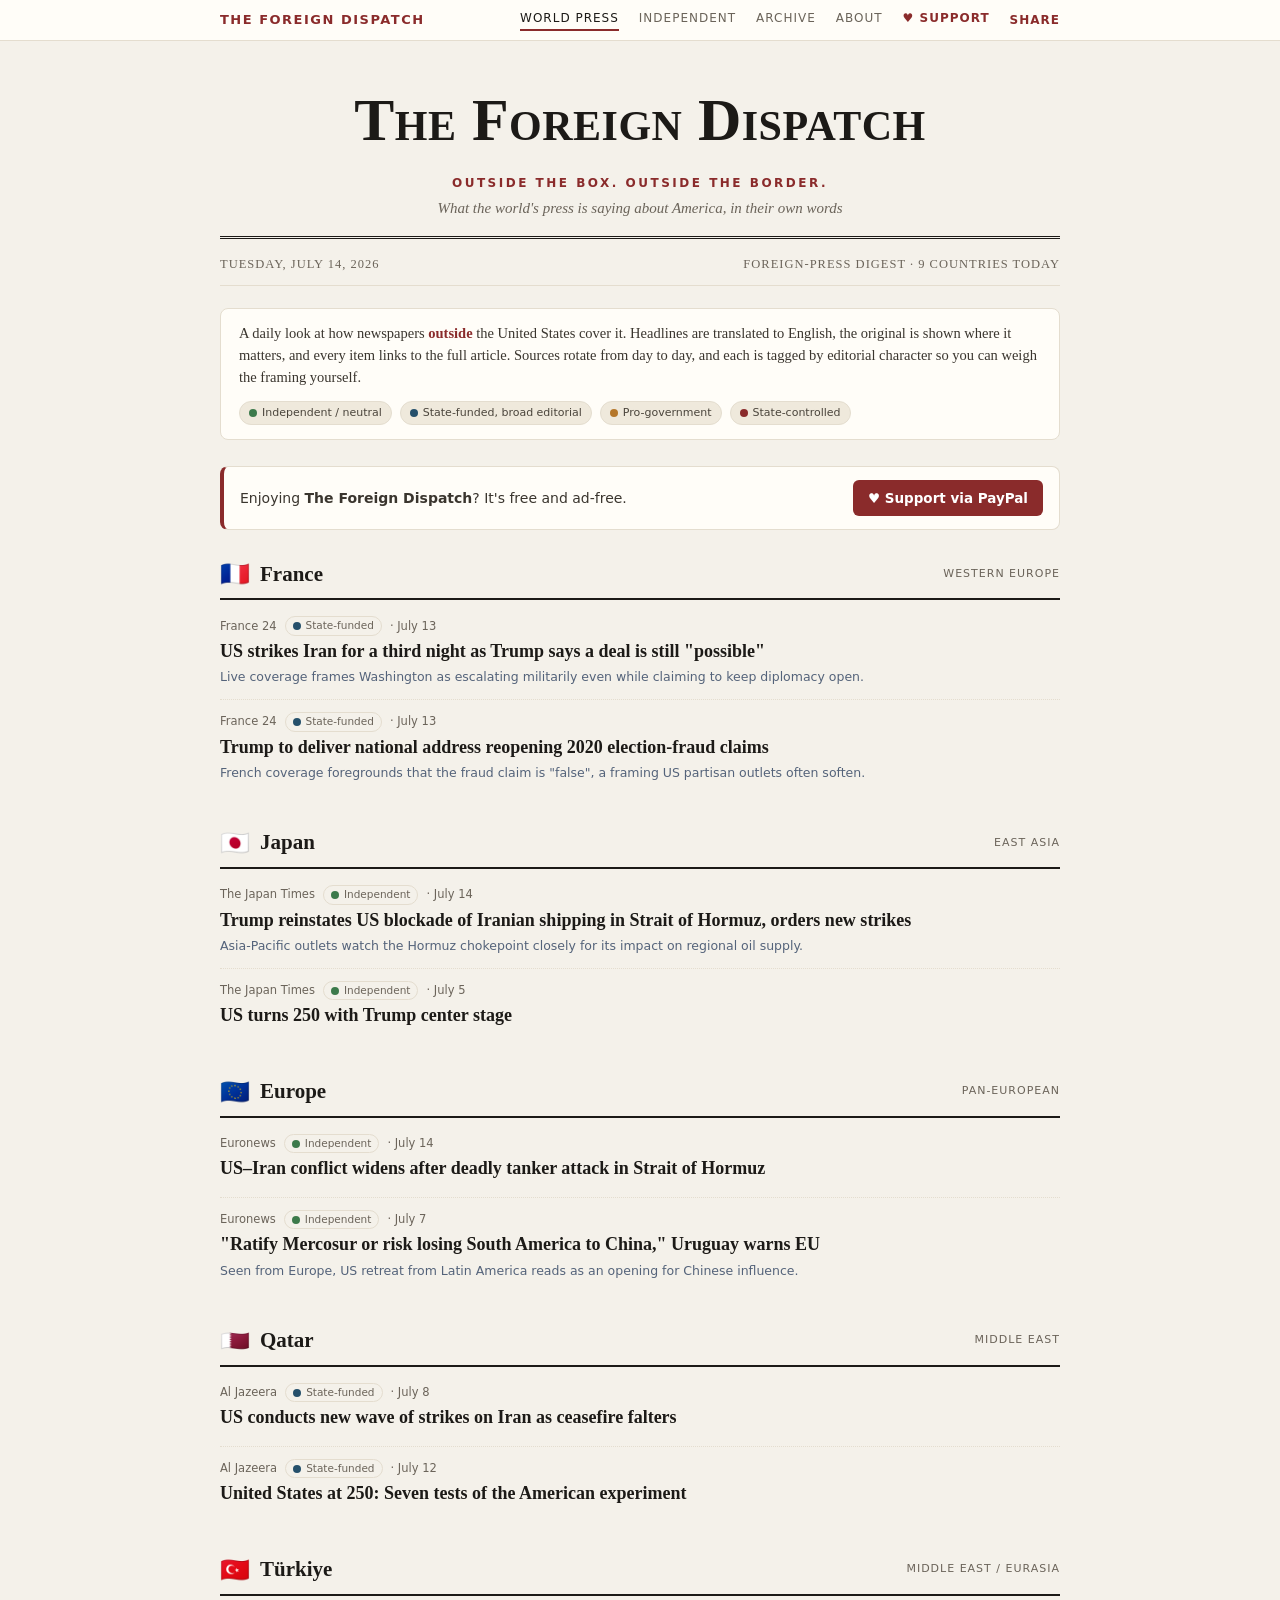
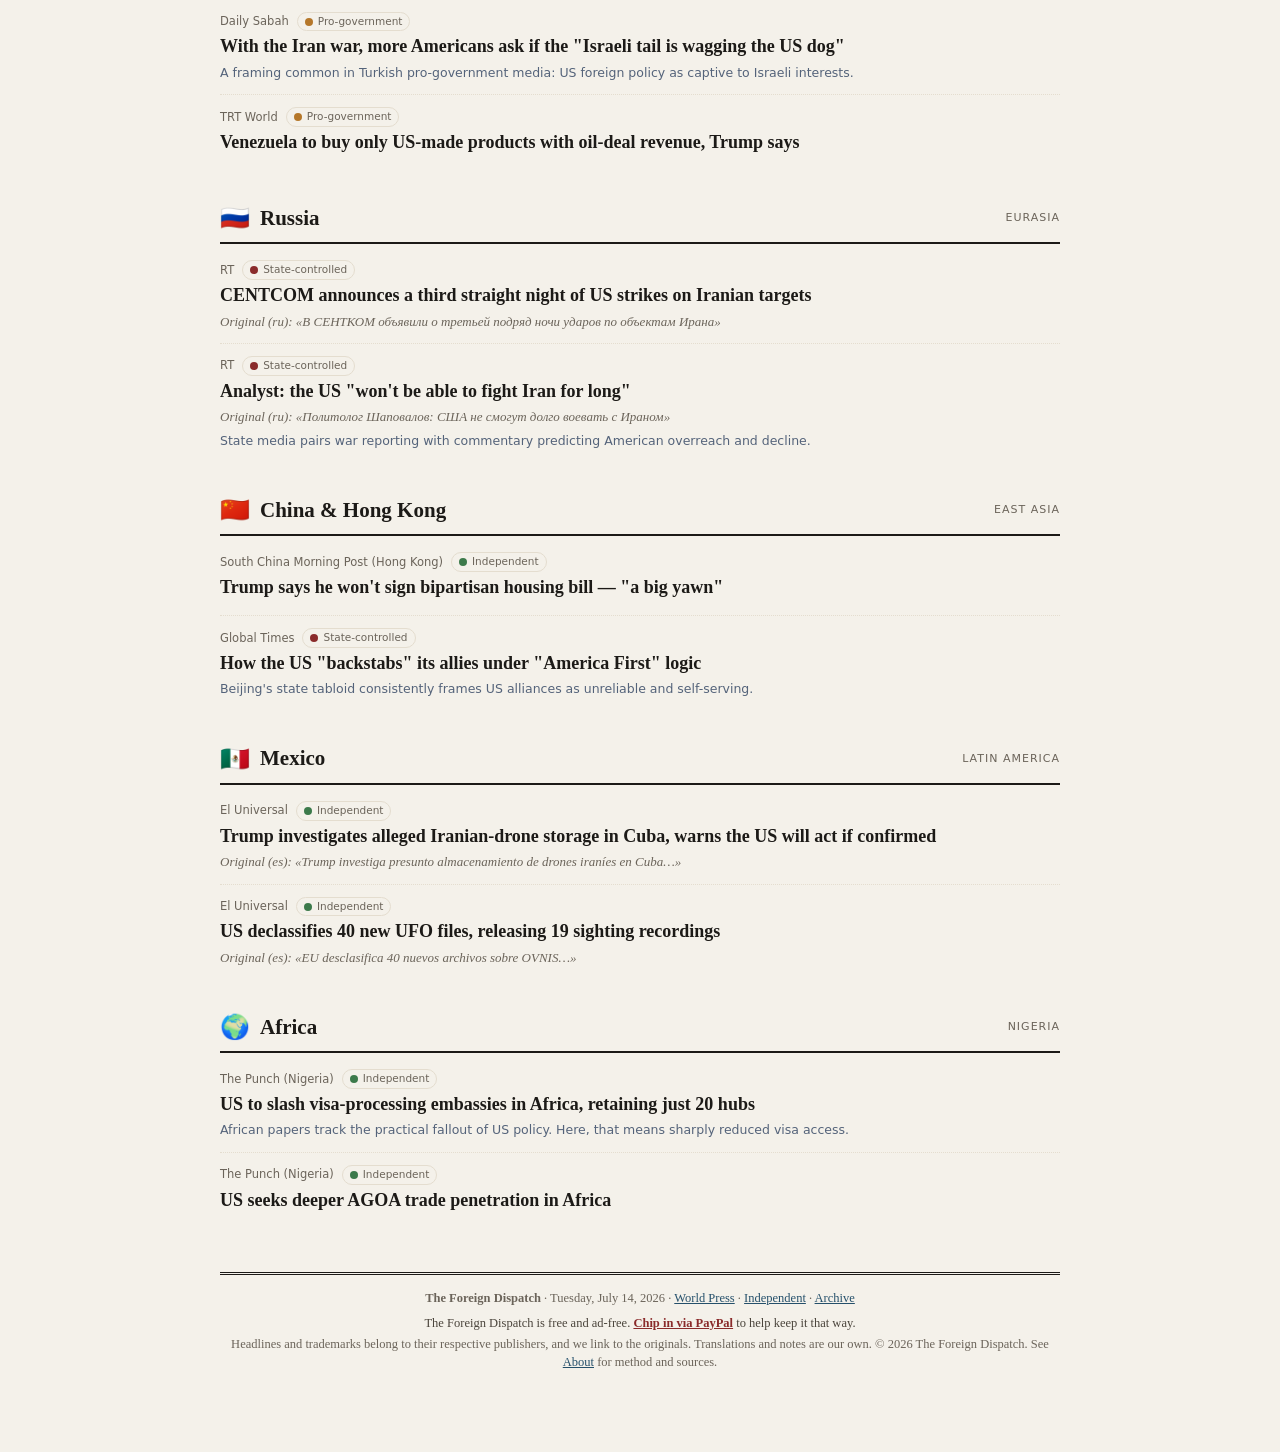
<file: index.html>
<!DOCTYPE html>
<html lang="en">
<head>
<meta charset="UTF-8">
<meta name="viewport" content="width=device-width, initial-scale=1.0">
<title>The Foreign Dispatch · What the world's press is saying about America</title>
<meta name="description" content="A daily digest of how newspapers outside the United States are covering it. Headlines translated to English, with links to the originals.">
<link rel="stylesheet" href="style.css">
</head>
<body>
<div class="topbar"><div class="inner">
  <a class="brand" href="./">The Foreign Dispatch</a>
  <nav>
    <a href="./" class="active">World Press</a>
    <a href="independent.html">Independent</a>
    <a href="archive.html">Archive</a>
    <a href="about.html">About</a>
    <a class="support" href="https://paypal.me/McCracken365" target="_blank" rel="noopener">♥ Support</a>
    <button class="sharebtn" type="button" onclick="shareSite()">Share</button>
  </nav>
</div></div>

<div class="wrap">
  <header class="masthead">
    <h1><a href="./">The Foreign Dispatch</a></h1>
    <div class="motto">Outside the box. Outside the border.</div>
    <div class="tag">What the world's press is saying about America, in their own words</div>
  </header>
  <div class="dateline">
    <span>Tuesday, July 14, 2026</span>
    <span>Foreign-press digest · 9 countries today</span>
  </div>

  <div class="intro">
    A daily look at how newspapers <b>outside</b> the United States cover it. Headlines are translated to English, the original is shown where it matters, and every item links to the full article. Sources rotate from day to day, and each is tagged by editorial character so you can weigh the framing yourself.
    <div class="legend">
      <span class="lchip"><span class="dot n-neutral"></span>Independent / neutral</span>
      <span class="lchip"><span class="dot n-funded"></span>State-funded, broad editorial</span>
      <span class="lchip"><span class="dot n-progov"></span>Pro-government</span>
      <span class="lchip"><span class="dot n-state"></span>State-controlled</span>
    </div>
  </div>

  <div class="supportbox">
    <span>Enjoying <b>The Foreign Dispatch</b>? It's free and ad-free.</span>
    <a class="btn" href="https://paypal.me/McCracken365" target="_blank" rel="noopener">♥ Support via PayPal</a>
  </div>


  <section class="country">
    <h2><span class="flag">🇫🇷</span> France <span class="region">Western Europe</span></h2>
    <article class="item">
      <div class="src">France 24 <span class="lean n-funded"><span class="dot"></span>State-funded</span> · July 13</div>
      <h3><a href="https://www.france24.com/en/middle-east/20260713-middle-east-live-us-strikes-iran-for-third-night-as-trump-says-deal-still-possible" target="_blank" rel="noopener">US strikes Iran for a third night as Trump says a deal is still &quot;possible&quot;</a></h3>
      <div class="note">Live coverage frames Washington as escalating militarily even while claiming to keep diplomacy open.</div>
    </article>
    <article class="item">
      <div class="src">France 24 <span class="lean n-funded"><span class="dot"></span>State-funded</span> · July 13</div>
      <h3><a href="https://www.france24.com/en/americas/20260713-trump-says-to-deliver-speech-to-the-nation-thursday-as-iran-tensions-escalate" target="_blank" rel="noopener">Trump to deliver national address reopening 2020 election-fraud claims</a></h3>
      <div class="note">French coverage foregrounds that the fraud claim is &quot;false&quot;, a framing US partisan outlets often soften.</div>
    </article>
  </section>

  <section class="country">
    <h2><span class="flag">🇯🇵</span> Japan <span class="region">East Asia</span></h2>
    <article class="item">
      <div class="src">The Japan Times <span class="lean n-neutral"><span class="dot"></span>Independent</span> · July 14</div>
      <h3><a href="https://www.japantimes.co.jp/news/2026/07/14/world/politics/us-blockade-iran-shipping-strait-of-hormuz/" target="_blank" rel="noopener">Trump reinstates US blockade of Iranian shipping in Strait of Hormuz, orders new strikes</a></h3>
      <div class="note">Asia-Pacific outlets watch the Hormuz chokepoint closely for its impact on regional oil supply.</div>
    </article>
    <article class="item">
      <div class="src">The Japan Times <span class="lean n-neutral"><span class="dot"></span>Independent</span> · July 5</div>
      <h3><a href="https://www.japantimes.co.jp/news/2026/07/05/world/politics/us-250-trump-center-stage/" target="_blank" rel="noopener">US turns 250 with Trump center stage</a></h3>
    </article>
  </section>

  <section class="country">
    <h2><span class="flag">🇪🇺</span> Europe <span class="region">Pan-European</span></h2>
    <article class="item">
      <div class="src">Euronews <span class="lean n-neutral"><span class="dot"></span>Independent</span> · July 14</div>
      <h3><a href="https://www.euronews.com/2026/07/14/us-iran-conflict-widens-after-deadly-tanker-attack-in-strait-of-hormuz" target="_blank" rel="noopener">US–Iran conflict widens after deadly tanker attack in Strait of Hormuz</a></h3>
    </article>
    <article class="item">
      <div class="src">Euronews <span class="lean n-neutral"><span class="dot"></span>Independent</span> · July 7</div>
      <h3><a href="https://www.euronews.com/my-europe/2026/07/07/ratify-mercosur-or-risk-losing-south-america-to-china-uruguay-warns-eu" target="_blank" rel="noopener">&quot;Ratify Mercosur or risk losing South America to China,&quot; Uruguay warns EU</a></h3>
      <div class="note">Seen from Europe, US retreat from Latin America reads as an opening for Chinese influence.</div>
    </article>
  </section>

  <section class="country">
    <h2><span class="flag">🇶🇦</span> Qatar <span class="region">Middle East</span></h2>
    <article class="item">
      <div class="src">Al Jazeera <span class="lean n-funded"><span class="dot"></span>State-funded</span> · July 8</div>
      <h3><a href="https://www.aljazeera.com/news/2026/7/8/us-says-conducting-new-wave-of-strikes-on-iran-as-ceasefire-falters-2" target="_blank" rel="noopener">US conducts new wave of strikes on Iran as ceasefire falters</a></h3>
    </article>
    <article class="item">
      <div class="src">Al Jazeera <span class="lean n-funded"><span class="dot"></span>State-funded</span> · July 12</div>
      <h3><a href="https://www.aljazeera.com/video/featured-documentaries/2026/7/12/united-states-at-250-seven-tests-of-the-american-experiment" target="_blank" rel="noopener">United States at 250: Seven tests of the American experiment</a></h3>
    </article>
  </section>

  <section class="country">
    <h2><span class="flag">🇹🇷</span> Türkiye <span class="region">Middle East / Eurasia</span></h2>
    <article class="item">
      <div class="src">Daily Sabah <span class="lean n-progov"><span class="dot"></span>Pro-government</span></div>
      <h3><a href="https://www.dailysabah.com/world/americas/with-iran-war-more-americans-ask-if-israeli-tail-wagging-us-dog" target="_blank" rel="noopener">With the Iran war, more Americans ask if the &quot;Israeli tail is wagging the US dog&quot;</a></h3>
      <div class="note">A framing common in Turkish pro-government media: US foreign policy as captive to Israeli interests.</div>
    </article>
    <article class="item">
      <div class="src">TRT World <span class="lean n-progov"><span class="dot"></span>Pro-government</span></div>
      <h3><a href="https://www.trtworld.com/article/809a2b2515a2" target="_blank" rel="noopener">Venezuela to buy only US-made products with oil-deal revenue, Trump says</a></h3>
    </article>
  </section>

  <section class="country">
    <h2><span class="flag">🇷🇺</span> Russia <span class="region">Eurasia</span></h2>
    <article class="item">
      <div class="src">RT <span class="lean n-state"><span class="dot"></span>State-controlled</span></div>
      <h3><a href="https://russian.rt.com/world/news/1656471-ssha-iran-udary" target="_blank" rel="noopener">CENTCOM announces a third straight night of US strikes on Iranian targets</a></h3>
      <div class="orig">Original (ru): «В СЕНТКОМ объявили о третьей подряд ночи ударов по объектам Ирана»</div>
    </article>
    <article class="item">
      <div class="src">RT <span class="lean n-state"><span class="dot"></span>State-controlled</span></div>
      <h3><a href="https://russian.rt.com/world/news/1656443-ekspert-ssha-iran" target="_blank" rel="noopener">Analyst: the US &quot;won&#x27;t be able to fight Iran for long&quot;</a></h3>
      <div class="orig">Original (ru): «Политолог Шаповалов: США не смогут долго воевать с Ираном»</div>
      <div class="note">State media pairs war reporting with commentary predicting American overreach and decline.</div>
    </article>
  </section>

  <section class="country">
    <h2><span class="flag">🇨🇳</span> China &amp; Hong Kong <span class="region">East Asia</span></h2>
    <article class="item">
      <div class="src">South China Morning Post (Hong Kong) <span class="lean n-neutral"><span class="dot"></span>Independent</span></div>
      <h3><a href="https://www.scmp.com/news/world/united-states-canada/article/3360179/trump-says-he-will-not-sign-bipartisan-housing-bill-big-yawn" target="_blank" rel="noopener">Trump says he won&#x27;t sign bipartisan housing bill — &quot;a big yawn&quot;</a></h3>
    </article>
    <article class="item">
      <div class="src">Global Times <span class="lean n-state"><span class="dot"></span>State-controlled</span></div>
      <h3><a href="https://www.globaltimes.cn/page/202503/1330914.shtml" target="_blank" rel="noopener">How the US &quot;backstabs&quot; its allies under &quot;America First&quot; logic</a></h3>
      <div class="note">Beijing&#x27;s state tabloid consistently frames US alliances as unreliable and self-serving.</div>
    </article>
  </section>

  <section class="country">
    <h2><span class="flag">🇲🇽</span> Mexico <span class="region">Latin America</span></h2>
    <article class="item">
      <div class="src">El Universal <span class="lean n-neutral"><span class="dot"></span>Independent</span></div>
      <h3><a href="https://www.eluniversal.com.mx/mundo/trump-investiga-presunto-almacenamiento-de-drones-iranies-en-cuba-advierte-que-eu-actuara-si-lo-confirma/" target="_blank" rel="noopener">Trump investigates alleged Iranian-drone storage in Cuba, warns the US will act if confirmed</a></h3>
      <div class="orig">Original (es): «Trump investiga presunto almacenamiento de drones iraníes en Cuba…»</div>
    </article>
    <article class="item">
      <div class="src">El Universal <span class="lean n-neutral"><span class="dot"></span>Independent</span></div>
      <h3><a href="https://www.eluniversal.com.mx/mundo/eu-desclasifica-40-nuevos-archivos-sobre-ovnis-revelan-19-videos-de-avistamientos/" target="_blank" rel="noopener">US declassifies 40 new UFO files, releasing 19 sighting recordings</a></h3>
      <div class="orig">Original (es): «EU desclasifica 40 nuevos archivos sobre OVNIS…»</div>
    </article>
  </section>

  <section class="country">
    <h2><span class="flag">🌍</span> Africa <span class="region">Nigeria</span></h2>
    <article class="item">
      <div class="src">The Punch (Nigeria) <span class="lean n-neutral"><span class="dot"></span>Independent</span></div>
      <h3><a href="https://punchng.com/full-list-us-to-slash-visa-processing-embassies-in-africa-retain-20-hubs/" target="_blank" rel="noopener">US to slash visa-processing embassies in Africa, retaining just 20 hubs</a></h3>
      <div class="note">African papers track the practical fallout of US policy. Here, that means sharply reduced visa access.</div>
    </article>
    <article class="item">
      <div class="src">The Punch (Nigeria) <span class="lean n-neutral"><span class="dot"></span>Independent</span></div>
      <h3><a href="https://punchng.com/us-seeks-agoa-penetration-in-africa/" target="_blank" rel="noopener">US seeks deeper AGOA trade penetration in Africa</a></h3>
    </article>
  </section>

  <footer>
    <b>The Foreign Dispatch</b> · Tuesday, July 14, 2026 · <a href="./">World Press</a> · <a href="independent.html">Independent</a> · <a href="archive.html">Archive</a><br>
    <span class="support-line">The Foreign Dispatch is free and ad-free. <a href="https://paypal.me/McCracken365" target="_blank" rel="noopener">Chip in via PayPal</a> to help keep it that way.</span><br>
    Headlines and trademarks belong to their respective publishers, and we link to the originals. Translations and notes are our own. © 2026 The Foreign Dispatch. See <a href="about.html">About</a> for method and sources.
  </footer>
</div>
<script>
function shareSite(){
  var url = new URL('./', location.href).href;
  var data = {title:"The Foreign Dispatch", text:"What the world's press is saying about America", url:url};
  if(navigator.share){ navigator.share(data).catch(function(){}); }
  else if(navigator.clipboard){ navigator.clipboard.writeText(url).then(flash); }
  else { window.prompt("Copy this link:", url); }
}
function flash(){ var b=document.querySelector(".sharebtn"); if(!b) return; var t=b.textContent; b.textContent="Link copied!"; setTimeout(function(){ b.textContent=t; }, 1500); }
</script>
</body>
</html>
</file>
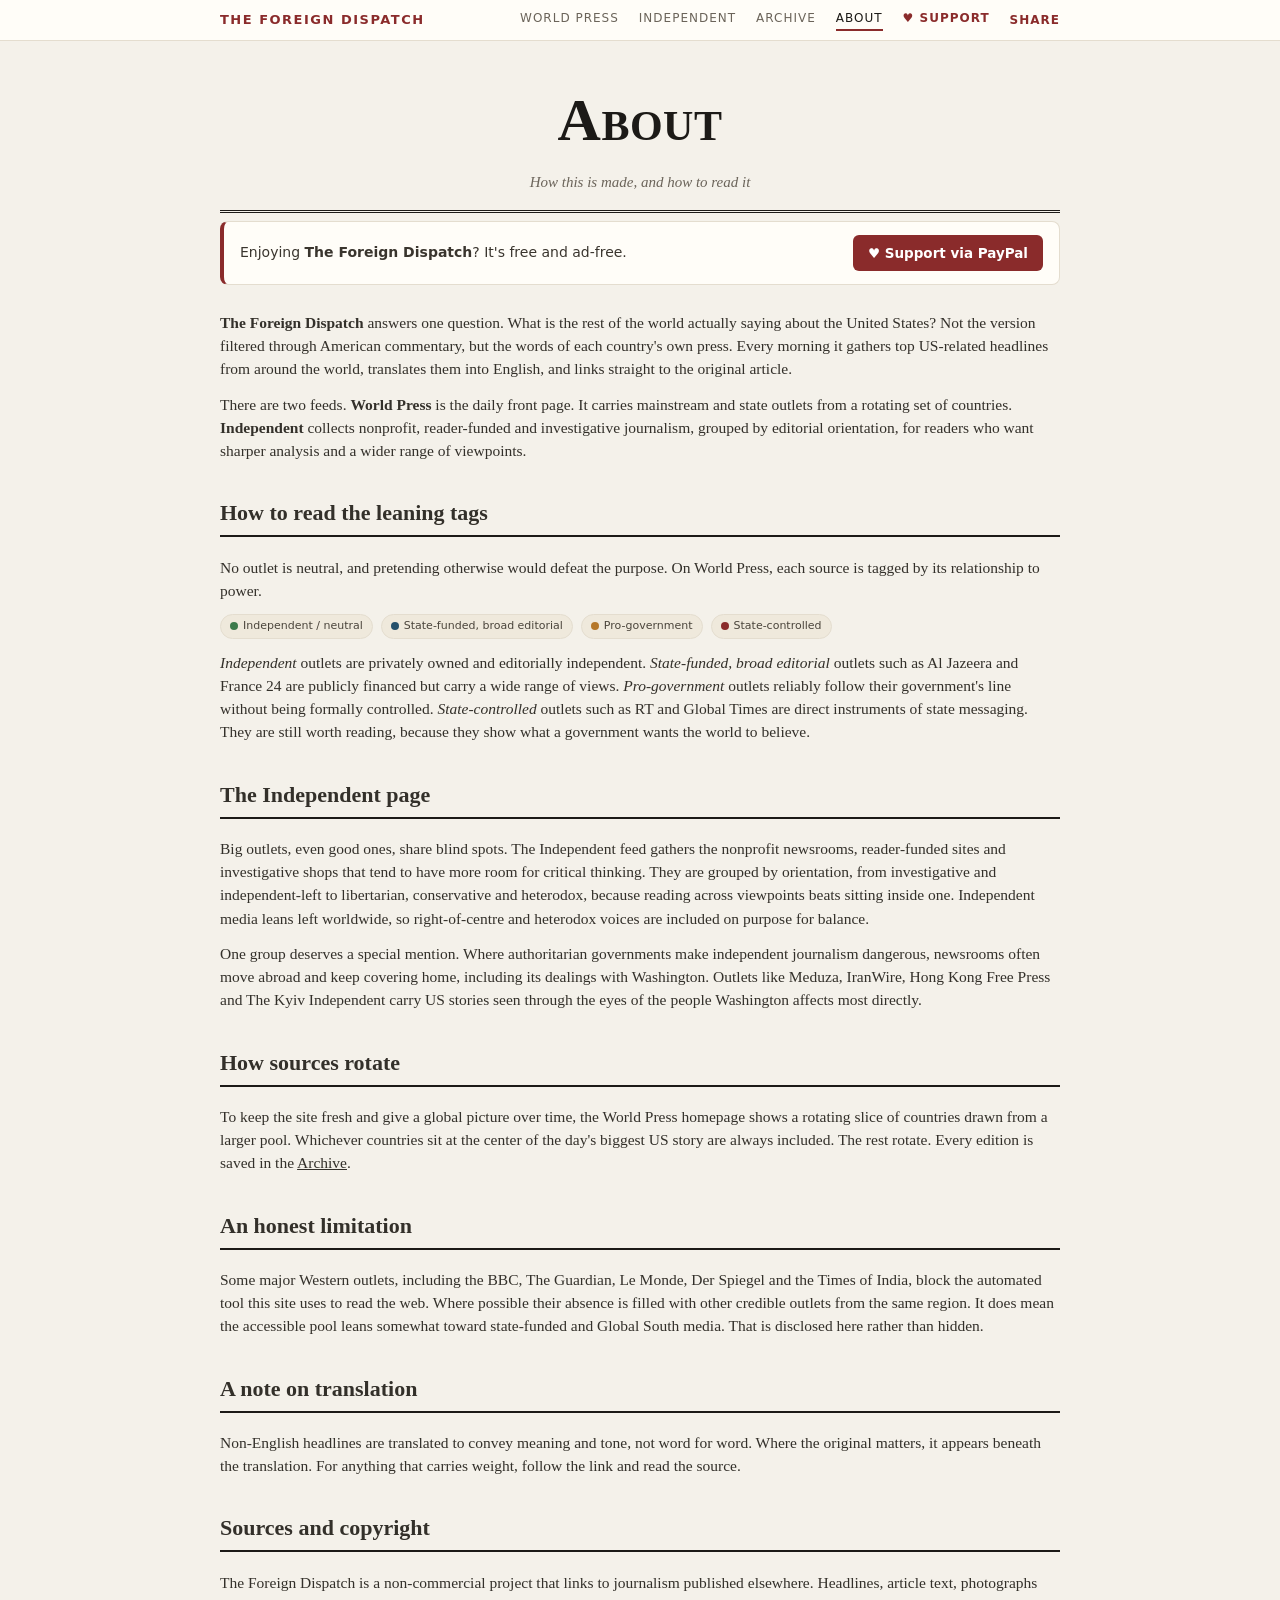
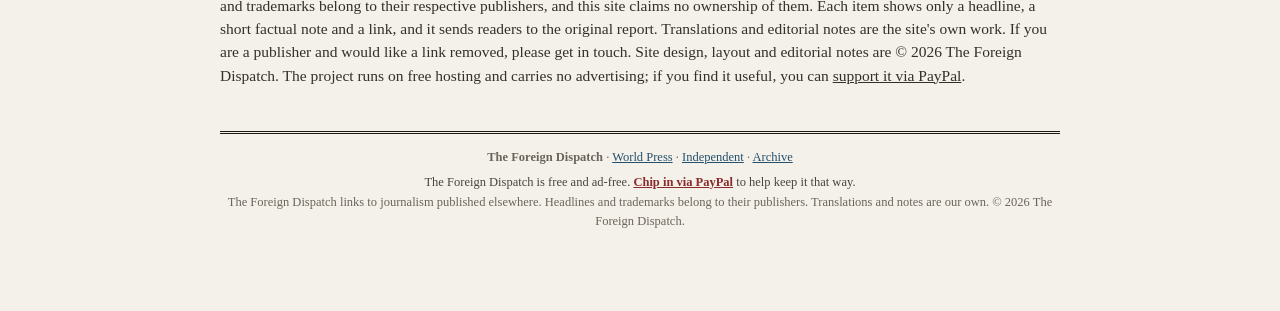
<file: about.html>
<!DOCTYPE html>
<html lang="en">
<head>
<meta charset="UTF-8">
<meta name="viewport" content="width=device-width, initial-scale=1.0">
<title>About · The Foreign Dispatch</title>
<link rel="stylesheet" href="style.css">
</head>
<body>
<div class="topbar"><div class="inner">
  <a class="brand" href="./">The Foreign Dispatch</a>
  <nav>
    <a href="./">World Press</a>
    <a href="independent.html">Independent</a>
    <a href="archive.html">Archive</a>
    <a href="about.html" class="active">About</a>
    <a class="support" href="https://paypal.me/McCracken365" target="_blank" rel="noopener">♥ Support</a>
    <button class="sharebtn" type="button" onclick="shareSite()">Share</button>
  </nav>
</div></div>

<div class="wrap">
  <header class="masthead">
    <h1>About</h1>
    <div class="tag">How this is made, and how to read it</div>
  </header>

  <div class="supportbox">
    <span>Enjoying <b>The Foreign Dispatch</b>? It's free and ad-free.</span>
    <a class="btn" href="https://paypal.me/McCracken365" target="_blank" rel="noopener">♥ Support via PayPal</a>
  </div>

  <div class="prose">
    <p><b>The Foreign Dispatch</b> answers one question. What is the rest of the world actually saying about the United States? Not the version filtered through American commentary, but the words of each country's own press. Every morning it gathers top US-related headlines from around the world, translates them into English, and links straight to the original article.</p>

    <p>There are two feeds. <b>World Press</b> is the daily front page. It carries mainstream and state outlets from a rotating set of countries. <b>Independent</b> collects nonprofit, reader-funded and investigative journalism, grouped by editorial orientation, for readers who want sharper analysis and a wider range of viewpoints.</p>

    <h2>How to read the leaning tags</h2>
    <p>No outlet is neutral, and pretending otherwise would defeat the purpose. On World Press, each source is tagged by its relationship to power.</p>
    <div class="legend" style="margin-bottom:8px">
      <span class="lchip"><span class="dot n-neutral"></span>Independent / neutral</span>
      <span class="lchip"><span class="dot n-funded"></span>State-funded, broad editorial</span>
      <span class="lchip"><span class="dot n-progov"></span>Pro-government</span>
      <span class="lchip"><span class="dot n-state"></span>State-controlled</span>
    </div>
    <p><i>Independent</i> outlets are privately owned and editorially independent. <i>State-funded, broad editorial</i> outlets such as Al Jazeera and France 24 are publicly financed but carry a wide range of views. <i>Pro-government</i> outlets reliably follow their government's line without being formally controlled. <i>State-controlled</i> outlets such as RT and Global Times are direct instruments of state messaging. They are still worth reading, because they show what a government wants the world to believe.</p>

    <h2>The Independent page</h2>
    <p>Big outlets, even good ones, share blind spots. The Independent feed gathers the nonprofit newsrooms, reader-funded sites and investigative shops that tend to have more room for critical thinking. They are grouped by orientation, from investigative and independent-left to libertarian, conservative and heterodox, because reading across viewpoints beats sitting inside one. Independent media leans left worldwide, so right-of-centre and heterodox voices are included on purpose for balance.</p>
    <p>One group deserves a special mention. Where authoritarian governments make independent journalism dangerous, newsrooms often move abroad and keep covering home, including its dealings with Washington. Outlets like Meduza, IranWire, Hong Kong Free Press and The Kyiv Independent carry US stories seen through the eyes of the people Washington affects most directly.</p>

    <h2>How sources rotate</h2>
    <p>To keep the site fresh and give a global picture over time, the World Press homepage shows a rotating slice of countries drawn from a larger pool. Whichever countries sit at the center of the day's biggest US story are always included. The rest rotate. Every edition is saved in the <a href="archive.html">Archive</a>.</p>

    <h2>An honest limitation</h2>
    <p>Some major Western outlets, including the BBC, The Guardian, Le Monde, Der Spiegel and the Times of India, block the automated tool this site uses to read the web. Where possible their absence is filled with other credible outlets from the same region. It does mean the accessible pool leans somewhat toward state-funded and Global South media. That is disclosed here rather than hidden.</p>

    <h2>A note on translation</h2>
    <p>Non-English headlines are translated to convey meaning and tone, not word for word. Where the original matters, it appears beneath the translation. For anything that carries weight, follow the link and read the source.</p>

    <h2>Sources and copyright</h2>
    <p>The Foreign Dispatch is a non-commercial project that links to journalism published elsewhere. Headlines, article text, photographs and trademarks belong to their respective publishers, and this site claims no ownership of them. Each item shows only a headline, a short factual note and a link, and it sends readers to the original report. Translations and editorial notes are the site's own work. If you are a publisher and would like a link removed, please get in touch. Site design, layout and editorial notes are © 2026 The Foreign Dispatch. The project runs on free hosting and carries no advertising; if you find it useful, you can <a href="https://paypal.me/McCracken365" target="_blank" rel="noopener">support it via PayPal</a>.</p>
  </div>

  <footer>
    <b>The Foreign Dispatch</b> · <a href="./">World Press</a> · <a href="independent.html">Independent</a> · <a href="archive.html">Archive</a><br>
    <span class="support-line">The Foreign Dispatch is free and ad-free. <a href="https://paypal.me/McCracken365" target="_blank" rel="noopener">Chip in via PayPal</a> to help keep it that way.</span><br>
    The Foreign Dispatch links to journalism published elsewhere. Headlines and trademarks belong to their publishers. Translations and notes are our own. © 2026 The Foreign Dispatch.
  </footer>
</div>
<script>
function shareSite(){
  var url = new URL('./', location.href).href;
  var data = {title:"The Foreign Dispatch", text:"What the world's press is saying about America", url:url};
  if(navigator.share){ navigator.share(data).catch(function(){}); }
  else if(navigator.clipboard){ navigator.clipboard.writeText(url).then(flash); }
  else { window.prompt("Copy this link:", url); }
}
function flash(){ var b=document.querySelector(".sharebtn"); if(!b) return; var t=b.textContent; b.textContent="Link copied!"; setTimeout(function(){ b.textContent=t; }, 1500); }
</script>
</body>
</html>
</file>
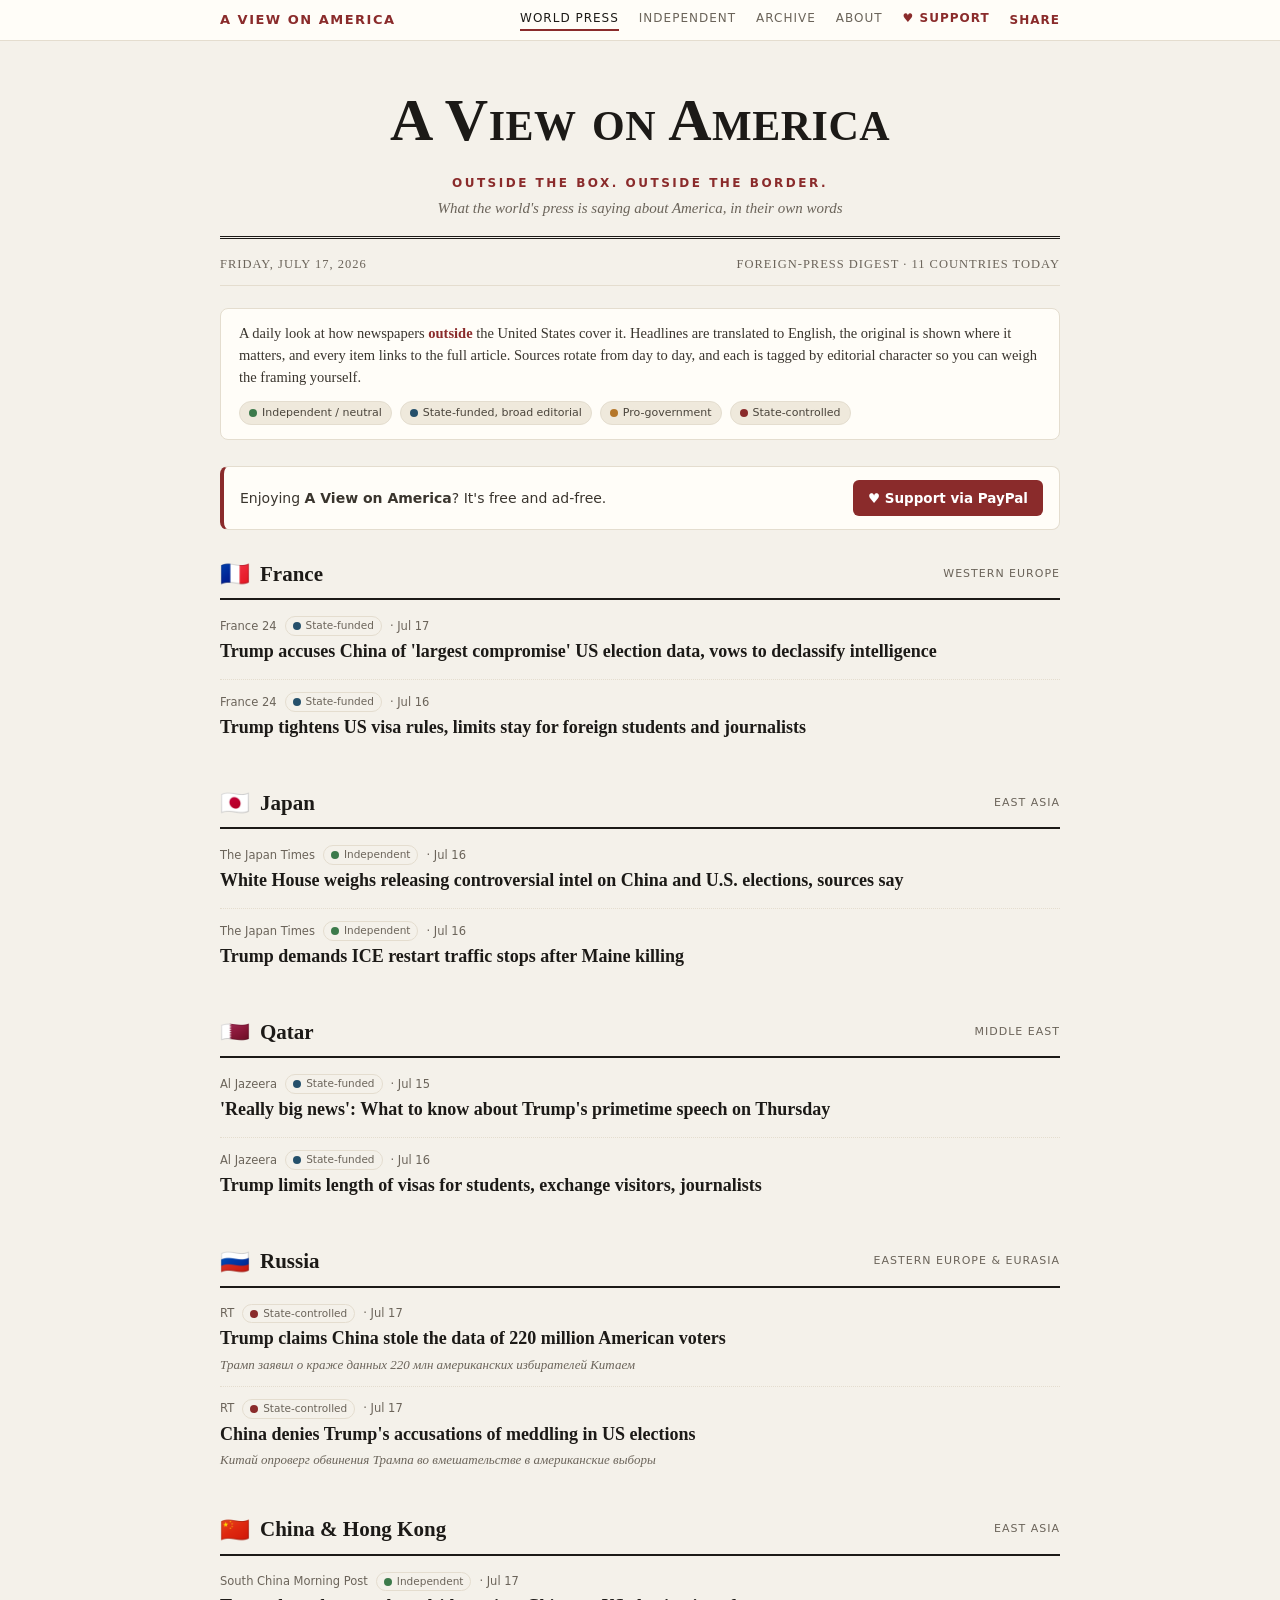
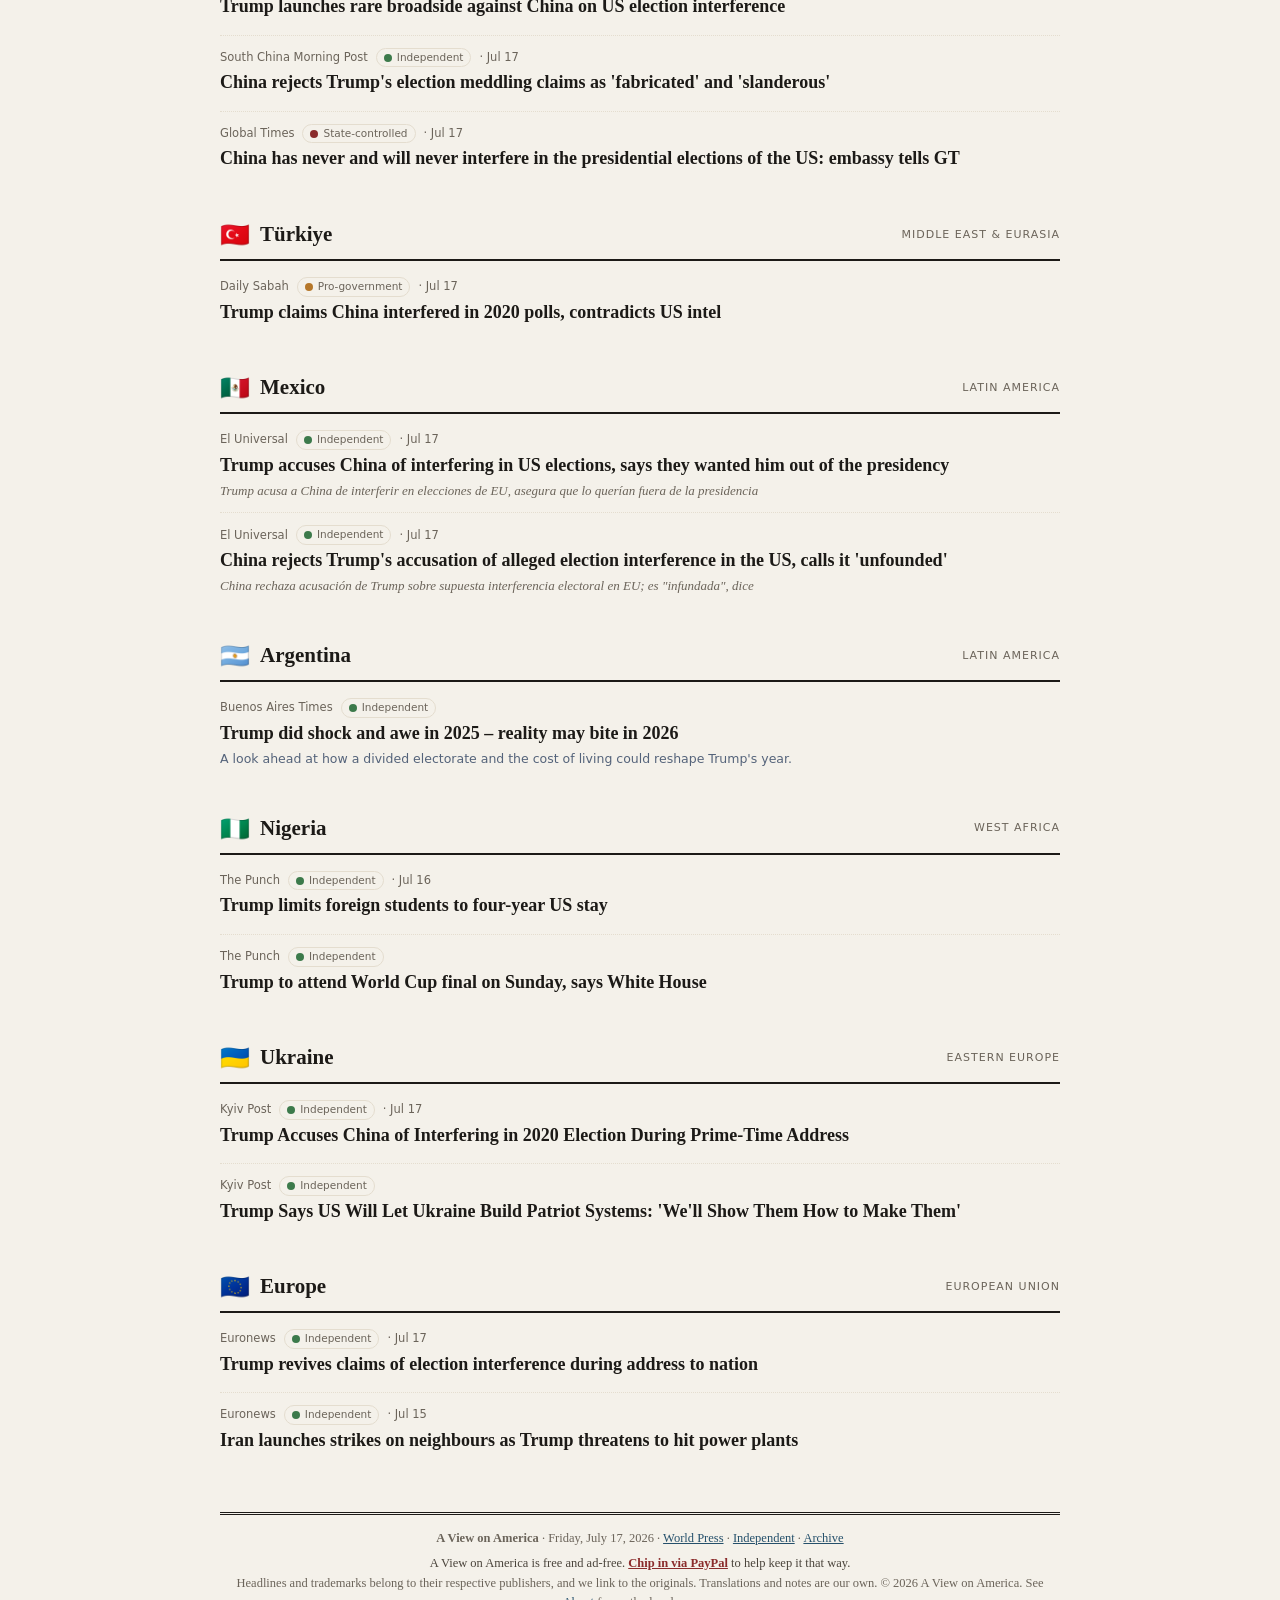
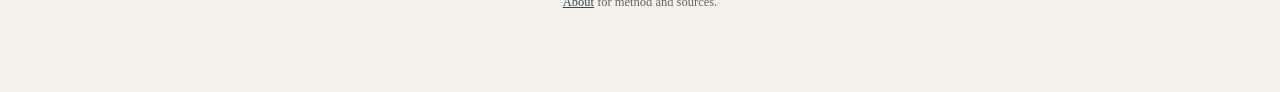
<file: edition-2026-07-17.html>
<!DOCTYPE html>
<html lang="en">
<head>
<meta charset="UTF-8">
<meta name="viewport" content="width=device-width, initial-scale=1.0">
<title>A View on America · What the world's press is saying about America</title>
<meta name="description" content="A daily digest of how newspapers outside the United States are covering it. Headlines translated to English, with links to the originals.">
<link rel="stylesheet" href="style.css">
</head>
<body>
<div class="topbar"><div class="inner">
  <a class="brand" href="./">A View on America</a>
  <nav>
    <a href="./" class="active">World Press</a>
    <a href="independent.html">Independent</a>
    <a href="archive.html">Archive</a>
    <a href="about.html">About</a>
    <a class="support" href="https://paypal.me/McCracken365" target="_blank" rel="noopener">♥ Support</a>
    <button class="sharebtn" type="button" onclick="shareSite()">Share</button>
  </nav>
</div></div>

<div class="wrap">
  <header class="masthead">
    <h1><a href="./">A View on America</a></h1>
    <div class="motto">Outside the box. Outside the border.</div>
    <div class="tag">What the world's press is saying about America, in their own words</div>
  </header>
  <div class="dateline">
    <span>Friday, July 17, 2026</span>
    <span>Foreign-press digest · 11 countries today</span>
  </div>

  <div class="intro">
    A daily look at how newspapers <b>outside</b> the United States cover it. Headlines are translated to English, the original is shown where it matters, and every item links to the full article. Sources rotate from day to day, and each is tagged by editorial character so you can weigh the framing yourself.
    <div class="legend">
      <span class="lchip"><span class="dot n-neutral"></span>Independent / neutral</span>
      <span class="lchip"><span class="dot n-funded"></span>State-funded, broad editorial</span>
      <span class="lchip"><span class="dot n-progov"></span>Pro-government</span>
      <span class="lchip"><span class="dot n-state"></span>State-controlled</span>
    </div>
  </div>

  <div class="supportbox">
    <span>Enjoying <b>A View on America</b>? It's free and ad-free.</span>
    <a class="btn" href="https://paypal.me/McCracken365" target="_blank" rel="noopener">♥ Support via PayPal</a>
  </div>


  <section class="country">
    <h2><span class="flag">🇫🇷</span> France <span class="region">Western Europe</span></h2>
    <article class="item">
      <div class="src">France 24 <span class="lean n-funded"><span class="dot"></span>State-funded</span> · Jul 17</div>
      <h3><a href="https://www.france24.com/en/americas/20260717-trump-china-largest-compromise-us-election-data-declassify-intelligence" target="_blank" rel="noopener">Trump accuses China of &#x27;largest compromise&#x27; US election data, vows to declassify intelligence</a></h3>
    </article>
    <article class="item">
      <div class="src">France 24 <span class="lean n-funded"><span class="dot"></span>State-funded</span> · Jul 16</div>
      <h3><a href="https://www.france24.com/en/americas/20260716-trump-tightens-us-visa-rules-foreign-students-journalists" target="_blank" rel="noopener">Trump tightens US visa rules, limits stay for foreign students and journalists</a></h3>
    </article>
  </section>

  <section class="country">
    <h2><span class="flag">🇯🇵</span> Japan <span class="region">East Asia</span></h2>
    <article class="item">
      <div class="src">The Japan Times <span class="lean n-neutral"><span class="dot"></span>Independent</span> · Jul 16</div>
      <h3><a href="https://www.japantimes.co.jp/news/2026/07/16/world/white-house-intel-china-us-elections/" target="_blank" rel="noopener">White House weighs releasing controversial intel on China and U.S. elections, sources say</a></h3>
    </article>
    <article class="item">
      <div class="src">The Japan Times <span class="lean n-neutral"><span class="dot"></span>Independent</span> · Jul 16</div>
      <h3><a href="https://www.japantimes.co.jp/news/2026/07/16/world/trump-ice-traffic-maine-killing/" target="_blank" rel="noopener">Trump demands ICE restart traffic stops after Maine killing</a></h3>
    </article>
  </section>

  <section class="country">
    <h2><span class="flag">🇶🇦</span> Qatar <span class="region">Middle East</span></h2>
    <article class="item">
      <div class="src">Al Jazeera <span class="lean n-funded"><span class="dot"></span>State-funded</span> · Jul 15</div>
      <h3><a href="https://www.aljazeera.com/news/2026/7/15/really-big-news-what-to-know-about-trumps-primetime-speech-on-thursday" target="_blank" rel="noopener">&#x27;Really big news&#x27;: What to know about Trump&#x27;s primetime speech on Thursday</a></h3>
    </article>
    <article class="item">
      <div class="src">Al Jazeera <span class="lean n-funded"><span class="dot"></span>State-funded</span> · Jul 16</div>
      <h3><a href="https://www.aljazeera.com/news/2026/7/16/trump-limits-length-of-visas-for-students-exchange-visitors-journalists" target="_blank" rel="noopener">Trump limits length of visas for students, exchange visitors, journalists</a></h3>
    </article>
  </section>

  <section class="country">
    <h2><span class="flag">🇷🇺</span> Russia <span class="region">Eastern Europe &amp; Eurasia</span></h2>
    <article class="item">
      <div class="src">RT <span class="lean n-state"><span class="dot"></span>State-controlled</span> · Jul 17</div>
      <h3><a href="https://russian.rt.com/world/news/1657803-tramp-kitai-dannye-izbirateley" target="_blank" rel="noopener">Trump claims China stole the data of 220 million American voters</a></h3>
      <div class="orig">Трамп заявил о краже данных 220 млн американских избирателей Китаем</div>
    </article>
    <article class="item">
      <div class="src">RT <span class="lean n-state"><span class="dot"></span>State-controlled</span> · Jul 17</div>
      <h3><a href="https://russian.rt.com/world/news/1657808-kitay-vmeshatelstvo-vybory-ssha" target="_blank" rel="noopener">China denies Trump&#x27;s accusations of meddling in US elections</a></h3>
      <div class="orig">Китай опроверг обвинения Трампа во вмешательстве в американские выборы</div>
    </article>
  </section>

  <section class="country">
    <h2><span class="flag">🇨🇳</span> China &amp; Hong Kong <span class="region">East Asia</span></h2>
    <article class="item">
      <div class="src">South China Morning Post <span class="lean n-neutral"><span class="dot"></span>Independent</span> · Jul 17</div>
      <h3><a href="https://www.scmp.com/news/us/article/3360854/trump-address-nation-iran-crisis-china-tensions-and-election-fight-intensify" target="_blank" rel="noopener">Trump launches rare broadside against China on US election interference</a></h3>
    </article>
    <article class="item">
      <div class="src">South China Morning Post <span class="lean n-neutral"><span class="dot"></span>Independent</span> · Jul 17</div>
      <h3><a href="https://www.scmp.com/news/china/diplomacy/article/3360958/china-rejects-trumps-election-meddling-claims-fabricated-and-slanderous" target="_blank" rel="noopener">China rejects Trump&#x27;s election meddling claims as &#x27;fabricated&#x27; and &#x27;slanderous&#x27;</a></h3>
    </article>
    <article class="item">
      <div class="src">Global Times <span class="lean n-state"><span class="dot"></span>State-controlled</span> · Jul 17</div>
      <h3><a href="https://www.globaltimes.cn/page/202607/1366195.shtml" target="_blank" rel="noopener">China has never and will never interfere in the presidential elections of the US: embassy tells GT</a></h3>
    </article>
  </section>

  <section class="country">
    <h2><span class="flag">🇹🇷</span> Türkiye <span class="region">Middle East &amp; Eurasia</span></h2>
    <article class="item">
      <div class="src">Daily Sabah <span class="lean n-progov"><span class="dot"></span>Pro-government</span> · Jul 17</div>
      <h3><a href="https://www.dailysabah.com/world/americas/trump-claims-china-interfered-in-2020-polls-contradicts-us-intel" target="_blank" rel="noopener">Trump claims China interfered in 2020 polls, contradicts US intel</a></h3>
    </article>
  </section>

  <section class="country">
    <h2><span class="flag">🇲🇽</span> Mexico <span class="region">Latin America</span></h2>
    <article class="item">
      <div class="src">El Universal <span class="lean n-neutral"><span class="dot"></span>Independent</span> · Jul 17</div>
      <h3><a href="https://www.eluniversal.com.mx/mundo/en-vivo-trump-da-importante-discurso-desde-la-casa-blanca-sigue-el-minuto-a-minuto/" target="_blank" rel="noopener">Trump accuses China of interfering in US elections, says they wanted him out of the presidency</a></h3>
      <div class="orig">Trump acusa a China de interferir en elecciones de EU, asegura que lo querían fuera de la presidencia</div>
    </article>
    <article class="item">
      <div class="src">El Universal <span class="lean n-neutral"><span class="dot"></span>Independent</span> · Jul 17</div>
      <h3><a href="https://www.eluniversal.com.mx/mundo/china-rechaza-acusacion-de-trump-sobre-supuesta-interferencia-electoral-en-eu-es-infundada-dice/" target="_blank" rel="noopener">China rejects Trump&#x27;s accusation of alleged election interference in the US, calls it &#x27;unfounded&#x27;</a></h3>
      <div class="orig">China rechaza acusación de Trump sobre supuesta interferencia electoral en EU; es &quot;infundada&quot;, dice</div>
    </article>
  </section>

  <section class="country">
    <h2><span class="flag">🇦🇷</span> Argentina <span class="region">Latin America</span></h2>
    <article class="item">
      <div class="src">Buenos Aires Times <span class="lean n-neutral"><span class="dot"></span>Independent</span></div>
      <h3><a href="https://www.batimes.com.ar/news/world/trump-did-shock-and-awe-in-2025-reality-may-bite-in-2026.phtml" target="_blank" rel="noopener">Trump did shock and awe in 2025 – reality may bite in 2026</a></h3>
      <div class="note">A look ahead at how a divided electorate and the cost of living could reshape Trump&#x27;s year.</div>
    </article>
  </section>

  <section class="country">
    <h2><span class="flag">🇳🇬</span> Nigeria <span class="region">West Africa</span></h2>
    <article class="item">
      <div class="src">The Punch <span class="lean n-neutral"><span class="dot"></span>Independent</span> · Jul 16</div>
      <h3><a href="https://punchng.com/trump-limits-foreign-students-to-four-year-us-stay/" target="_blank" rel="noopener">Trump limits foreign students to four-year US stay</a></h3>
    </article>
    <article class="item">
      <div class="src">The Punch <span class="lean n-neutral"><span class="dot"></span>Independent</span></div>
      <h3><a href="https://punchng.com/trump-to-attend-world-cup-final-on-sunday-says-white-house/" target="_blank" rel="noopener">Trump to attend World Cup final on Sunday, says White House</a></h3>
    </article>
  </section>

  <section class="country">
    <h2><span class="flag">🇺🇦</span> Ukraine <span class="region">Eastern Europe</span></h2>
    <article class="item">
      <div class="src">Kyiv Post <span class="lean n-neutral"><span class="dot"></span>Independent</span> · Jul 17</div>
      <h3><a href="https://www.kyivpost.com/post/80496" target="_blank" rel="noopener">Trump Accuses China of Interfering in 2020 Election During Prime-Time Address</a></h3>
    </article>
    <article class="item">
      <div class="src">Kyiv Post <span class="lean n-neutral"><span class="dot"></span>Independent</span></div>
      <h3><a href="https://www.kyivpost.com/post/79854" target="_blank" rel="noopener">Trump Says US Will Let Ukraine Build Patriot Systems: &#x27;We&#x27;ll Show Them How to Make Them&#x27;</a></h3>
    </article>
  </section>

  <section class="country">
    <h2><span class="flag">🇪🇺</span> Europe <span class="region">European Union</span></h2>
    <article class="item">
      <div class="src">Euronews <span class="lean n-neutral"><span class="dot"></span>Independent</span> · Jul 17</div>
      <h3><a href="https://www.euronews.com/2026/07/17/trump-revives-claims-of-election-interference-during-address-to-nation" target="_blank" rel="noopener">Trump revives claims of election interference during address to nation</a></h3>
    </article>
    <article class="item">
      <div class="src">Euronews <span class="lean n-neutral"><span class="dot"></span>Independent</span> · Jul 15</div>
      <h3><a href="https://www.euronews.com/2026/07/15/iran-launches-strikes-on-neighbours-as-us-resumes-blockade-and-trump-threatens-to-hit-powe" target="_blank" rel="noopener">Iran launches strikes on neighbours as Trump threatens to hit power plants</a></h3>
    </article>
  </section>

  <footer>
    <b>A View on America</b> · Friday, July 17, 2026 · <a href="./">World Press</a> · <a href="independent.html">Independent</a> · <a href="archive.html">Archive</a><br>
    <span class="support-line">A View on America is free and ad-free. <a href="https://paypal.me/McCracken365" target="_blank" rel="noopener">Chip in via PayPal</a> to help keep it that way.</span><br>
    Headlines and trademarks belong to their respective publishers, and we link to the originals. Translations and notes are our own. © 2026 A View on America. See <a href="about.html">About</a> for method and sources.
  </footer>
</div>
<script>
function shareSite(){
  var url = new URL('./', location.href).href;
  var data = {title:"A View on America", text:"What the world's press is saying about America", url:url};
  if(navigator.share){ navigator.share(data).catch(function(){}); }
  else if(navigator.clipboard){ navigator.clipboard.writeText(url).then(flash); }
  else { window.prompt("Copy this link:", url); }
}
function flash(){ var b=document.querySelector(".sharebtn"); if(!b) return; var t=b.textContent; b.textContent="Link copied!"; setTimeout(function(){ b.textContent=t; }, 1500); }
</script>
</body>
</html>
</file>
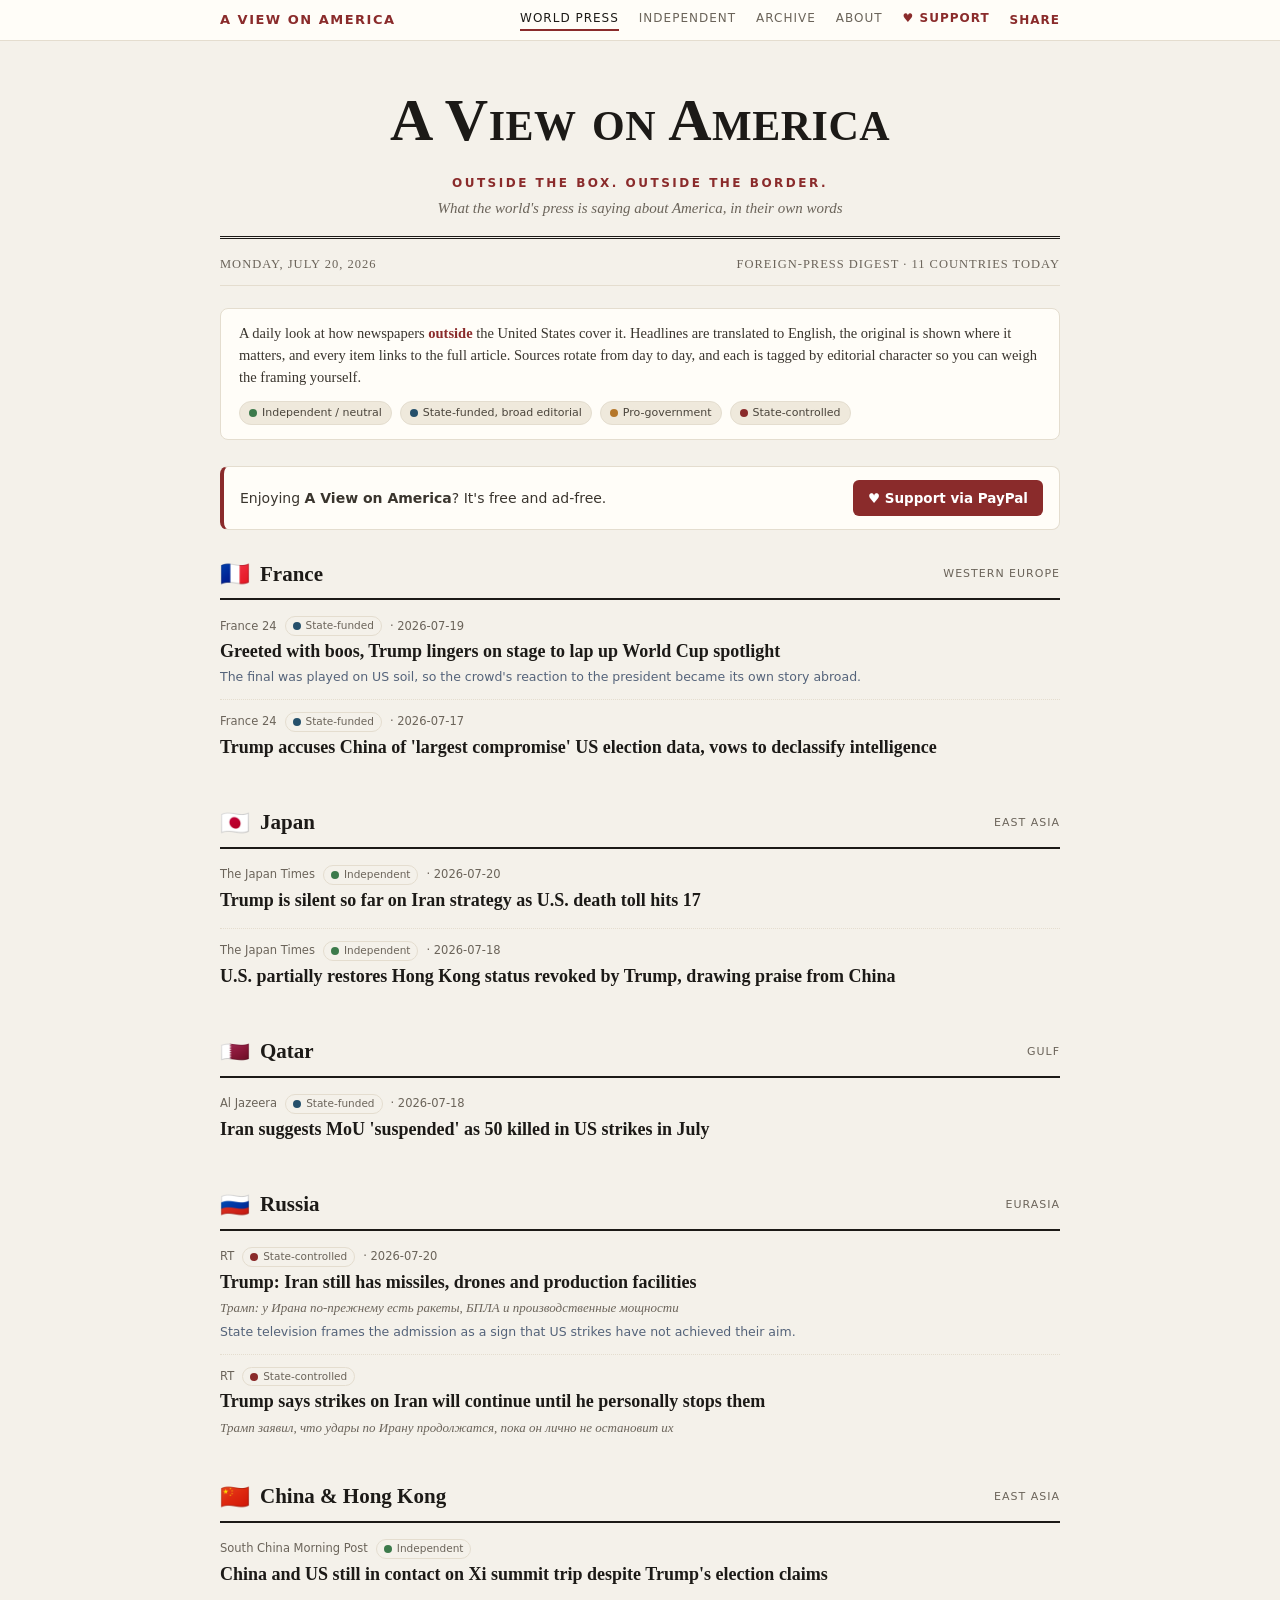
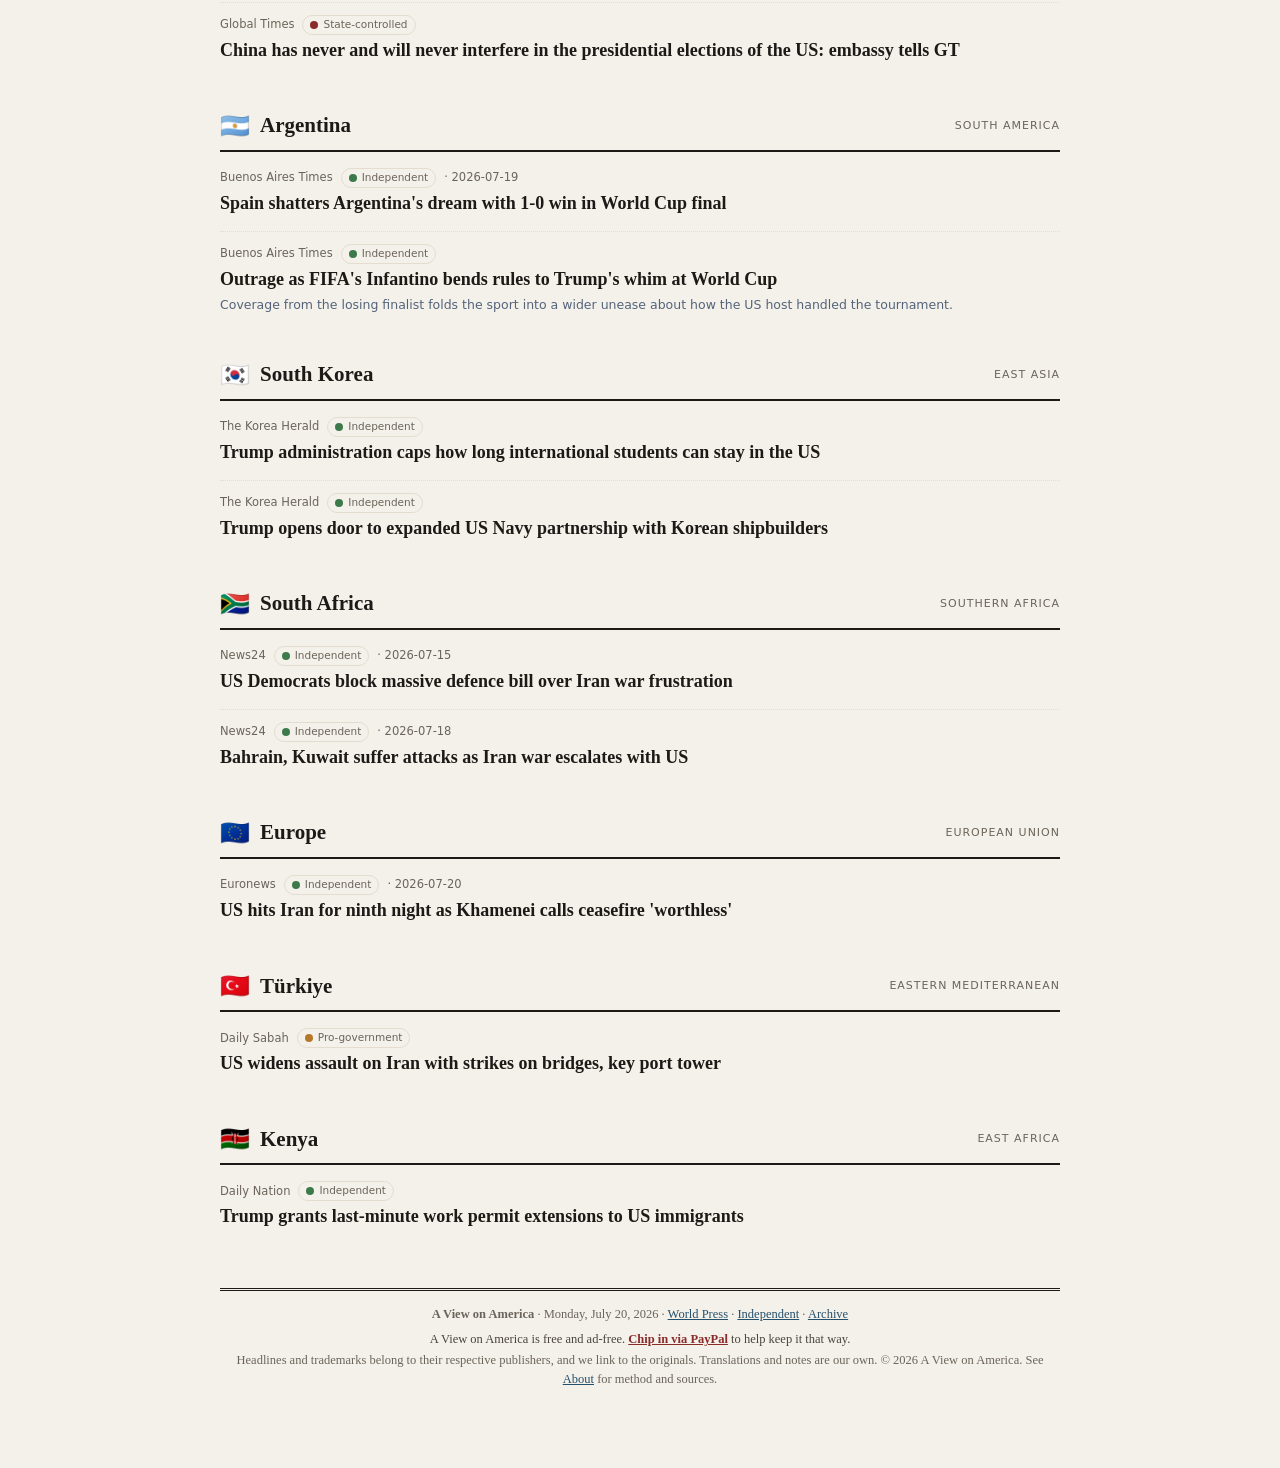
<file: edition-2026-07-20.html>
<!DOCTYPE html>
<html lang="en">
<head>
<meta charset="UTF-8">
<meta name="viewport" content="width=device-width, initial-scale=1.0">
<title>A View on America · What the world's press is saying about America</title>
<meta name="description" content="A daily digest of how newspapers outside the United States are covering it. Headlines translated to English, with links to the originals.">
<link rel="stylesheet" href="style.css">
</head>
<body>
<div class="topbar"><div class="inner">
  <a class="brand" href="./">A View on America</a>
  <nav>
    <a href="./" class="active">World Press</a>
    <a href="independent.html">Independent</a>
    <a href="archive.html">Archive</a>
    <a href="about.html">About</a>
    <a class="support" href="https://paypal.me/McCracken365" target="_blank" rel="noopener">♥ Support</a>
    <button class="sharebtn" type="button" onclick="shareSite()">Share</button>
  </nav>
</div></div>

<div class="wrap">
  <header class="masthead">
    <h1><a href="./">A View on America</a></h1>
    <div class="motto">Outside the box. Outside the border.</div>
    <div class="tag">What the world's press is saying about America, in their own words</div>
  </header>
  <div class="dateline">
    <span>Monday, July 20, 2026</span>
    <span>Foreign-press digest · 11 countries today</span>
  </div>

  <div class="intro">
    A daily look at how newspapers <b>outside</b> the United States cover it. Headlines are translated to English, the original is shown where it matters, and every item links to the full article. Sources rotate from day to day, and each is tagged by editorial character so you can weigh the framing yourself.
    <div class="legend">
      <span class="lchip"><span class="dot n-neutral"></span>Independent / neutral</span>
      <span class="lchip"><span class="dot n-funded"></span>State-funded, broad editorial</span>
      <span class="lchip"><span class="dot n-progov"></span>Pro-government</span>
      <span class="lchip"><span class="dot n-state"></span>State-controlled</span>
    </div>
  </div>

  <div class="supportbox">
    <span>Enjoying <b>A View on America</b>? It's free and ad-free.</span>
    <a class="btn" href="https://paypal.me/McCracken365" target="_blank" rel="noopener">♥ Support via PayPal</a>
  </div>


  <section class="country">
    <h2><span class="flag">🇫🇷</span> France <span class="region">Western Europe</span></h2>
    <article class="item">
      <div class="src">France 24 <span class="lean n-funded"><span class="dot"></span>State-funded</span> · 2026-07-19</div>
      <h3><a href="https://www.france24.com/en/americas/20260719-greeted-with-boos-trump-lingers-on-stage-to-lap-up-world-cup-spotlight" target="_blank" rel="noopener">Greeted with boos, Trump lingers on stage to lap up World Cup spotlight</a></h3>
      <div class="note">The final was played on US soil, so the crowd&#x27;s reaction to the president became its own story abroad.</div>
    </article>
    <article class="item">
      <div class="src">France 24 <span class="lean n-funded"><span class="dot"></span>State-funded</span> · 2026-07-17</div>
      <h3><a href="https://www.france24.com/en/americas/20260717-trump-china-largest-compromise-us-election-data-declassify-intelligence" target="_blank" rel="noopener">Trump accuses China of &#x27;largest compromise&#x27; US election data, vows to declassify intelligence</a></h3>
    </article>
  </section>

  <section class="country">
    <h2><span class="flag">🇯🇵</span> Japan <span class="region">East Asia</span></h2>
    <article class="item">
      <div class="src">The Japan Times <span class="lean n-neutral"><span class="dot"></span>Independent</span> · 2026-07-20</div>
      <h3><a href="https://www.japantimes.co.jp/news/2026/07/20/world/politics/trump-iran-strategy-us-death/" target="_blank" rel="noopener">Trump is silent so far on Iran strategy as U.S. death toll hits 17</a></h3>
    </article>
    <article class="item">
      <div class="src">The Japan Times <span class="lean n-neutral"><span class="dot"></span>Independent</span> · 2026-07-18</div>
      <h3><a href="https://www.japantimes.co.jp/news/2026/07/18/asia-pacific/politics/us-hong-kong-status-china/" target="_blank" rel="noopener">U.S. partially restores Hong Kong status revoked by Trump, drawing praise from China</a></h3>
    </article>
  </section>

  <section class="country">
    <h2><span class="flag">🇶🇦</span> Qatar <span class="region">Gulf</span></h2>
    <article class="item">
      <div class="src">Al Jazeera <span class="lean n-funded"><span class="dot"></span>State-funded</span> · 2026-07-18</div>
      <h3><a href="https://www.aljazeera.com/news/2026/7/18/iran-accuses-us-of-striking-critical-infrastructure-as-war-intensifies" target="_blank" rel="noopener">Iran suggests MoU &#x27;suspended&#x27; as 50 killed in US strikes in July</a></h3>
    </article>
  </section>

  <section class="country">
    <h2><span class="flag">🇷🇺</span> Russia <span class="region">Eurasia</span></h2>
    <article class="item">
      <div class="src">RT <span class="lean n-state"><span class="dot"></span>State-controlled</span> · 2026-07-20</div>
      <h3><a href="https://russian.rt.com/world/news/1659093-tramp-iran-moschnosti" target="_blank" rel="noopener">Trump: Iran still has missiles, drones and production facilities</a></h3>
      <div class="orig">Трамп: у Ирана по-прежнему есть ракеты, БПЛА и производственные мощности</div>
      <div class="note">State television frames the admission as a sign that US strikes have not achieved their aim.</div>
    </article>
    <article class="item">
      <div class="src">RT <span class="lean n-state"><span class="dot"></span>State-controlled</span></div>
      <h3><a href="https://russian.rt.com/world/news/1656936-tramp-udary-iran" target="_blank" rel="noopener">Trump says strikes on Iran will continue until he personally stops them</a></h3>
      <div class="orig">Трамп заявил, что удары по Ирану продолжатся, пока он лично не остановит их</div>
    </article>
  </section>

  <section class="country">
    <h2><span class="flag">🇨🇳</span> China &amp; Hong Kong <span class="region">East Asia</span></h2>
    <article class="item">
      <div class="src">South China Morning Post <span class="lean n-neutral"><span class="dot"></span>Independent</span></div>
      <h3><a href="https://www.scmp.com/news/china/diplomacy/article/3361215/china-us-talks-ahead-xi-jinpings-planned-september-visit-maintained-beijing" target="_blank" rel="noopener">China and US still in contact on Xi summit trip despite Trump&#x27;s election claims</a></h3>
    </article>
    <article class="item">
      <div class="src">Global Times <span class="lean n-state"><span class="dot"></span>State-controlled</span></div>
      <h3><a href="https://www.globaltimes.cn/page/202607/1366195.shtml" target="_blank" rel="noopener">China has never and will never interfere in the presidential elections of the US: embassy tells GT</a></h3>
    </article>
  </section>

  <section class="country">
    <h2><span class="flag">🇦🇷</span> Argentina <span class="region">South America</span></h2>
    <article class="item">
      <div class="src">Buenos Aires Times <span class="lean n-neutral"><span class="dot"></span>Independent</span> · 2026-07-19</div>
      <h3><a href="https://batimes.com.ar/news/sports/spain-shatters-argentinas-dream-with-1-0-win-in-world-cup-final.phtml" target="_blank" rel="noopener">Spain shatters Argentina&#x27;s dream with 1-0 win in World Cup final</a></h3>
    </article>
    <article class="item">
      <div class="src">Buenos Aires Times <span class="lean n-neutral"><span class="dot"></span>Independent</span></div>
      <h3><a href="https://www.batimes.com.ar/news/sports/outrage-as-fifas-infantino-bends-rules-to-trumps-whim-at-world-cup.phtml" target="_blank" rel="noopener">Outrage as FIFA&#x27;s Infantino bends rules to Trump&#x27;s whim at World Cup</a></h3>
      <div class="note">Coverage from the losing finalist folds the sport into a wider unease about how the US host handled the tournament.</div>
    </article>
  </section>

  <section class="country">
    <h2><span class="flag">🇰🇷</span> South Korea <span class="region">East Asia</span></h2>
    <article class="item">
      <div class="src">The Korea Herald <span class="lean n-neutral"><span class="dot"></span>Independent</span></div>
      <h3><a href="https://www.koreaherald.com/article/10811860" target="_blank" rel="noopener">Trump administration caps how long international students can stay in the US</a></h3>
    </article>
    <article class="item">
      <div class="src">The Korea Herald <span class="lean n-neutral"><span class="dot"></span>Independent</span></div>
      <h3><a href="https://www.koreaherald.com/article/10811275" target="_blank" rel="noopener">Trump opens door to expanded US Navy partnership with Korean shipbuilders</a></h3>
    </article>
  </section>

  <section class="country">
    <h2><span class="flag">🇿🇦</span> South Africa <span class="region">Southern Africa</span></h2>
    <article class="item">
      <div class="src">News24 <span class="lean n-neutral"><span class="dot"></span>Independent</span> · 2026-07-15</div>
      <h3><a href="https://www.news24.com/world/us-democrats-block-massive-defence-bill-over-iran-war-frustration-20260715-0341" target="_blank" rel="noopener">US Democrats block massive defence bill over Iran war frustration</a></h3>
    </article>
    <article class="item">
      <div class="src">News24 <span class="lean n-neutral"><span class="dot"></span>Independent</span> · 2026-07-18</div>
      <h3><a href="https://www.news24.com/world/bahrain-kuwait-suffer-attacks-as-iran-war-escalates-with-us-20260718-0505" target="_blank" rel="noopener">Bahrain, Kuwait suffer attacks as Iran war escalates with US</a></h3>
    </article>
  </section>

  <section class="country">
    <h2><span class="flag">🇪🇺</span> Europe <span class="region">European Union</span></h2>
    <article class="item">
      <div class="src">Euronews <span class="lean n-neutral"><span class="dot"></span>Independent</span> · 2026-07-20</div>
      <h3><a href="https://www.euronews.com/2026/07/20/iran-launches-retaliatory-attacks-after-us-completes-ninth-night-of-strikes" target="_blank" rel="noopener">US hits Iran for ninth night as Khamenei calls ceasefire &#x27;worthless&#x27;</a></h3>
    </article>
  </section>

  <section class="country">
    <h2><span class="flag">🇹🇷</span> Türkiye <span class="region">Eastern Mediterranean</span></h2>
    <article class="item">
      <div class="src">Daily Sabah <span class="lean n-progov"><span class="dot"></span>Pro-government</span></div>
      <h3><a href="https://www.dailysabah.com/world/mid-east/us-widens-assault-on-iran-with-strikes-on-bridges-key-port-tower" target="_blank" rel="noopener">US widens assault on Iran with strikes on bridges, key port tower</a></h3>
    </article>
  </section>

  <section class="country">
    <h2><span class="flag">🇰🇪</span> Kenya <span class="region">East Africa</span></h2>
    <article class="item">
      <div class="src">Daily Nation <span class="lean n-neutral"><span class="dot"></span>Independent</span></div>
      <h3><a href="https://nation.africa/kenya/news/world/trump-grants-last-minute-work-permit-extensions-to-us-immigrants-5524116" target="_blank" rel="noopener">Trump grants last-minute work permit extensions to US immigrants</a></h3>
    </article>
  </section>

  <footer>
    <b>A View on America</b> · Monday, July 20, 2026 · <a href="./">World Press</a> · <a href="independent.html">Independent</a> · <a href="archive.html">Archive</a><br>
    <span class="support-line">A View on America is free and ad-free. <a href="https://paypal.me/McCracken365" target="_blank" rel="noopener">Chip in via PayPal</a> to help keep it that way.</span><br>
    Headlines and trademarks belong to their respective publishers, and we link to the originals. Translations and notes are our own. © 2026 A View on America. See <a href="about.html">About</a> for method and sources.
  </footer>
</div>
<script>
function shareSite(){
  var url = new URL('./', location.href).href;
  var data = {title:"A View on America", text:"What the world's press is saying about America", url:url};
  if(navigator.share){ navigator.share(data).catch(function(){}); }
  else if(navigator.clipboard){ navigator.clipboard.writeText(url).then(flash); }
  else { window.prompt("Copy this link:", url); }
}
function flash(){ var b=document.querySelector(".sharebtn"); if(!b) return; var t=b.textContent; b.textContent="Link copied!"; setTimeout(function(){ b.textContent=t; }, 1500); }
</script>
</body>
</html>
</file>
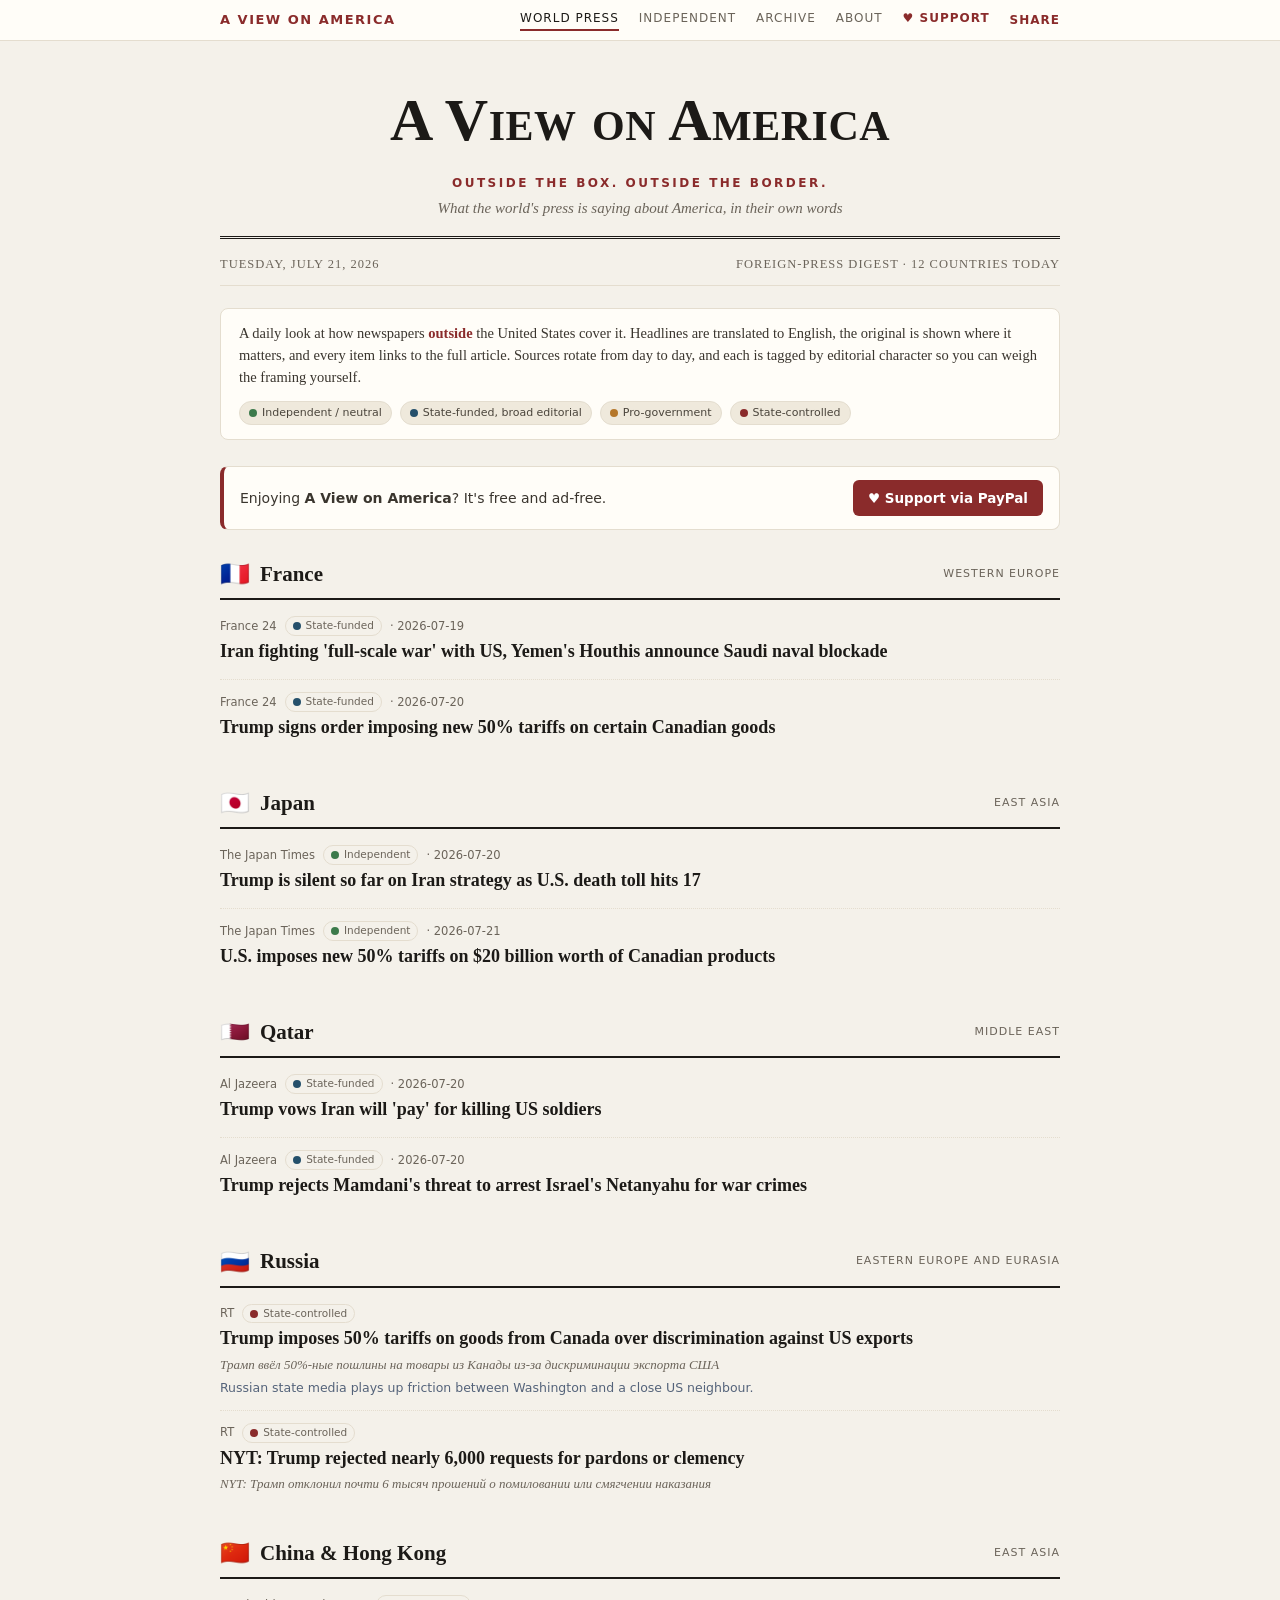
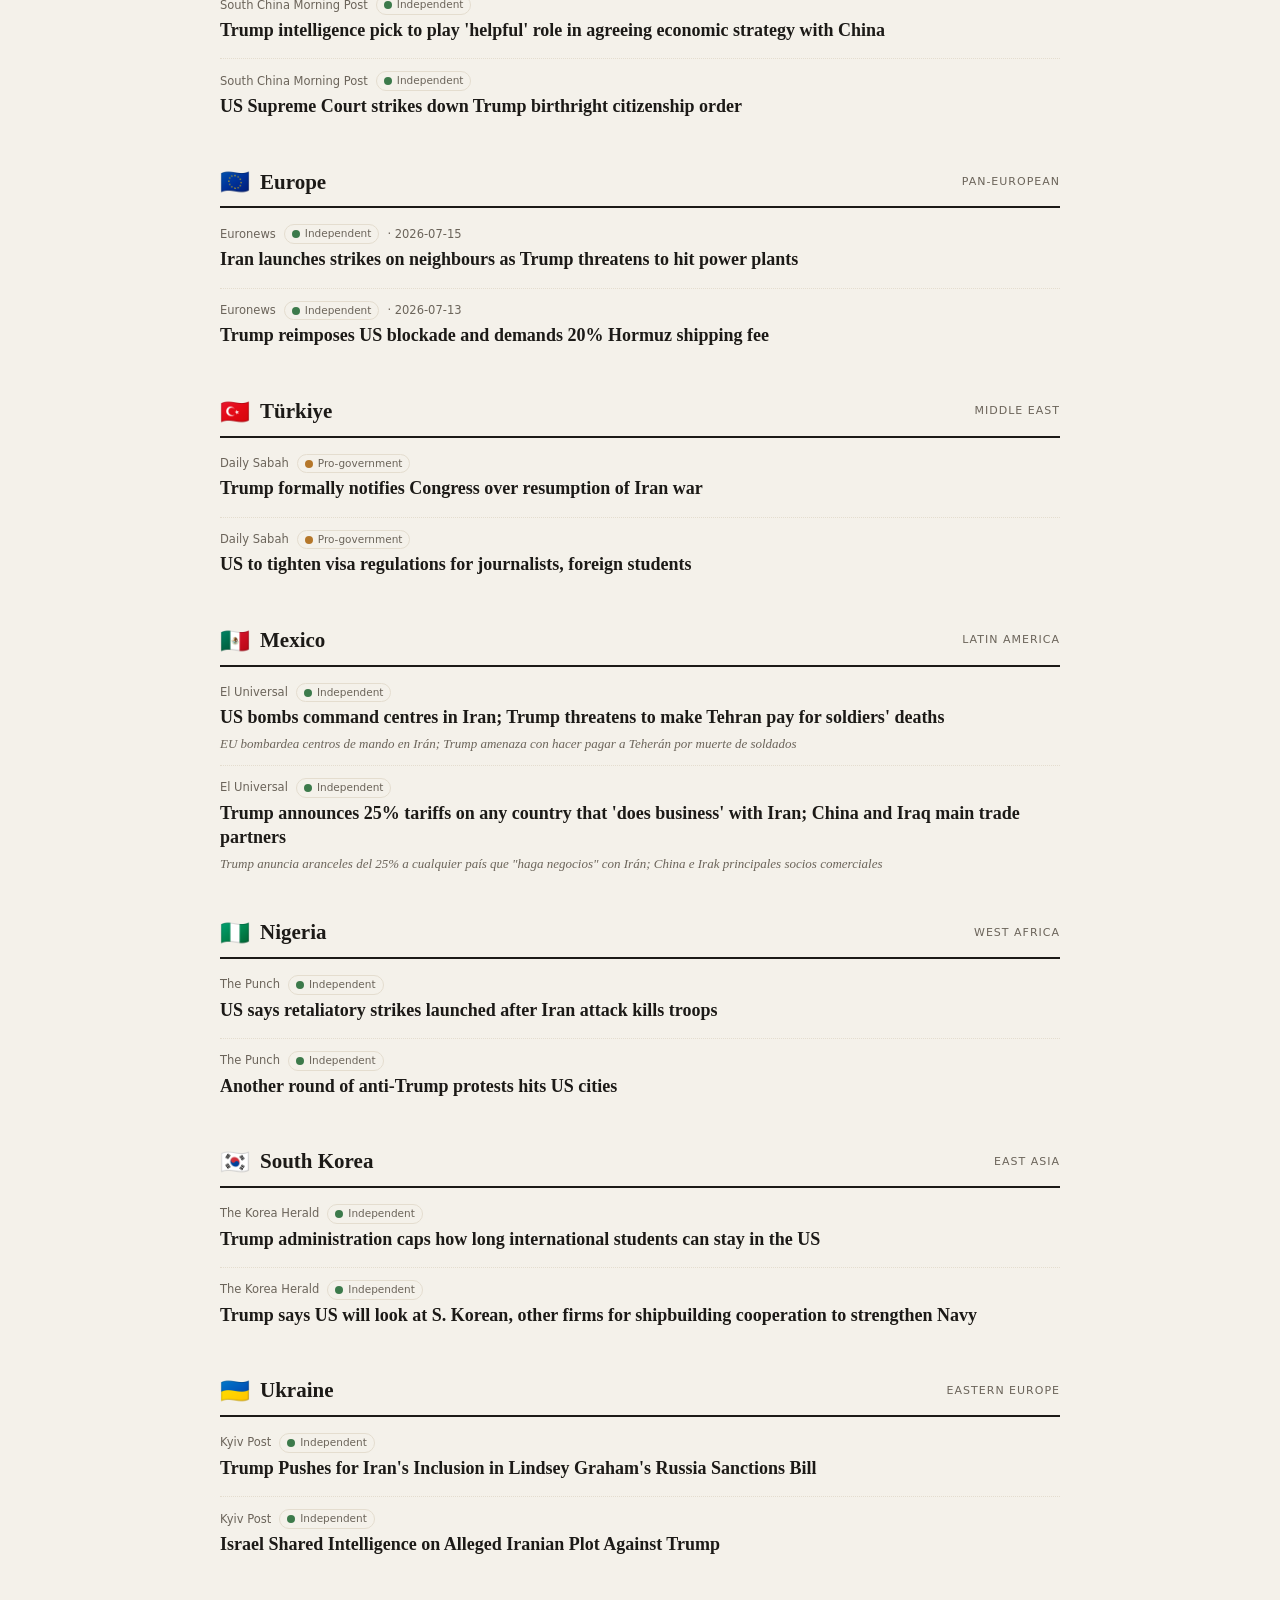
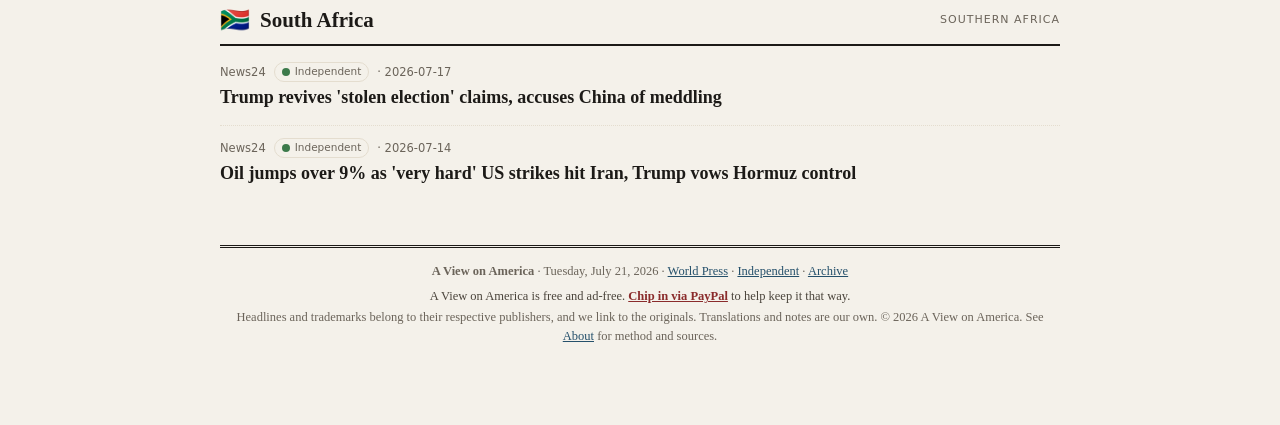
<file: edition-2026-07-21.html>
<!DOCTYPE html>
<html lang="en">
<head>
<meta charset="UTF-8">
<meta name="viewport" content="width=device-width, initial-scale=1.0">
<title>A View on America · What the world's press is saying about America</title>
<meta name="description" content="A daily digest of how newspapers outside the United States are covering it. Headlines translated to English, with links to the originals.">
<link rel="stylesheet" href="style.css">
</head>
<body>
<div class="topbar"><div class="inner">
  <a class="brand" href="./">A View on America</a>
  <nav>
    <a href="./" class="active">World Press</a>
    <a href="independent.html">Independent</a>
    <a href="archive.html">Archive</a>
    <a href="about.html">About</a>
    <a class="support" href="https://paypal.me/McCracken365" target="_blank" rel="noopener">♥ Support</a>
    <button class="sharebtn" type="button" onclick="shareSite()">Share</button>
  </nav>
</div></div>

<div class="wrap">
  <header class="masthead">
    <h1><a href="./">A View on America</a></h1>
    <div class="motto">Outside the box. Outside the border.</div>
    <div class="tag">What the world's press is saying about America, in their own words</div>
  </header>
  <div class="dateline">
    <span>Tuesday, July 21, 2026</span>
    <span>Foreign-press digest · 12 countries today</span>
  </div>

  <div class="intro">
    A daily look at how newspapers <b>outside</b> the United States cover it. Headlines are translated to English, the original is shown where it matters, and every item links to the full article. Sources rotate from day to day, and each is tagged by editorial character so you can weigh the framing yourself.
    <div class="legend">
      <span class="lchip"><span class="dot n-neutral"></span>Independent / neutral</span>
      <span class="lchip"><span class="dot n-funded"></span>State-funded, broad editorial</span>
      <span class="lchip"><span class="dot n-progov"></span>Pro-government</span>
      <span class="lchip"><span class="dot n-state"></span>State-controlled</span>
    </div>
  </div>

  <div class="supportbox">
    <span>Enjoying <b>A View on America</b>? It's free and ad-free.</span>
    <a class="btn" href="https://paypal.me/McCracken365" target="_blank" rel="noopener">♥ Support via PayPal</a>
  </div>


  <section class="country">
    <h2><span class="flag">🇫🇷</span> France <span class="region">Western Europe</span></h2>
    <article class="item">
      <div class="src">France 24 <span class="lean n-funded"><span class="dot"></span>State-funded</span> · 2026-07-19</div>
      <h3><a href="https://www.france24.com/en/middle-east/20260719-middle-east-live-us-launches-strikes-to-punish-iran-after-troops-killed" target="_blank" rel="noopener">Iran fighting &#x27;full-scale war&#x27; with US, Yemen&#x27;s Houthis announce Saudi naval blockade</a></h3>
    </article>
    <article class="item">
      <div class="src">France 24 <span class="lean n-funded"><span class="dot"></span>State-funded</span> · 2026-07-20</div>
      <h3><a href="https://www.france24.com/en/economy/20260720-trump-signs-order-imposing-new-50-tariffs-on-certain-canadian-goods" target="_blank" rel="noopener">Trump signs order imposing new 50% tariffs on certain Canadian goods</a></h3>
    </article>
  </section>

  <section class="country">
    <h2><span class="flag">🇯🇵</span> Japan <span class="region">East Asia</span></h2>
    <article class="item">
      <div class="src">The Japan Times <span class="lean n-neutral"><span class="dot"></span>Independent</span> · 2026-07-20</div>
      <h3><a href="https://www.japantimes.co.jp/news/2026/07/20/world/politics/trump-iran-strategy-us-death/" target="_blank" rel="noopener">Trump is silent so far on Iran strategy as U.S. death toll hits 17</a></h3>
    </article>
    <article class="item">
      <div class="src">The Japan Times <span class="lean n-neutral"><span class="dot"></span>Independent</span> · 2026-07-21</div>
      <h3><a href="https://www.japantimes.co.jp/business/2026/07/21/us-50-tariff-canadian-goods-retaliation/" target="_blank" rel="noopener">U.S. imposes new 50% tariffs on $20 billion worth of Canadian products</a></h3>
    </article>
  </section>

  <section class="country">
    <h2><span class="flag">🇶🇦</span> Qatar <span class="region">Middle East</span></h2>
    <article class="item">
      <div class="src">Al Jazeera <span class="lean n-funded"><span class="dot"></span>State-funded</span> · 2026-07-20</div>
      <h3><a href="https://www.aljazeera.com/news/2026/7/20/trump-vows-iran-will-pay-for-killing-us-soldiers" target="_blank" rel="noopener">Trump vows Iran will &#x27;pay&#x27; for killing US soldiers</a></h3>
    </article>
    <article class="item">
      <div class="src">Al Jazeera <span class="lean n-funded"><span class="dot"></span>State-funded</span> · 2026-07-20</div>
      <h3><a href="https://www.aljazeera.com/news/2026/7/20/trump-rejects-mamdani-threat-to-arrest-israels-netanyahu-for-war-crimes" target="_blank" rel="noopener">Trump rejects Mamdani&#x27;s threat to arrest Israel&#x27;s Netanyahu for war crimes</a></h3>
    </article>
  </section>

  <section class="country">
    <h2><span class="flag">🇷🇺</span> Russia <span class="region">Eastern Europe and Eurasia</span></h2>
    <article class="item">
      <div class="src">RT <span class="lean n-state"><span class="dot"></span>State-controlled</span></div>
      <h3><a href="https://russian.rt.com/business/news/1659538-tramp-kanada-poshliny" target="_blank" rel="noopener">Trump imposes 50% tariffs on goods from Canada over discrimination against US exports</a></h3>
      <div class="orig">Трамп ввёл 50%-ные пошлины на товары из Канады из-за дискриминации экспорта США</div>
      <div class="note">Russian state media plays up friction between Washington and a close US neighbour.</div>
    </article>
    <article class="item">
      <div class="src">RT <span class="lean n-state"><span class="dot"></span>State-controlled</span></div>
      <h3><a href="https://russian.rt.com/world/news/1659730-tramp-proshenie-pomilovanie-otklonenie" target="_blank" rel="noopener">NYT: Trump rejected nearly 6,000 requests for pardons or clemency</a></h3>
      <div class="orig">NYT: Трамп отклонил почти 6 тысяч прошений о помиловании или смягчении наказания</div>
    </article>
  </section>

  <section class="country">
    <h2><span class="flag">🇨🇳</span> China &amp; Hong Kong <span class="region">East Asia</span></h2>
    <article class="item">
      <div class="src">South China Morning Post <span class="lean n-neutral"><span class="dot"></span>Independent</span></div>
      <h3><a href="https://www.scmp.com/news/us/diplomacy/article/3360726/trump-intelligence-pick-play-helpful-role-agreeing-economic-strategy-china" target="_blank" rel="noopener">Trump intelligence pick to play &#x27;helpful&#x27; role in agreeing economic strategy with China</a></h3>
    </article>
    <article class="item">
      <div class="src">South China Morning Post <span class="lean n-neutral"><span class="dot"></span>Independent</span></div>
      <h3><a href="https://www.scmp.com/news/us/diplomacy/article/3358939/us-supreme-court-strikes-down-trump-birthright-citizenship-order" target="_blank" rel="noopener">US Supreme Court strikes down Trump birthright citizenship order</a></h3>
    </article>
  </section>

  <section class="country">
    <h2><span class="flag">🇪🇺</span> Europe <span class="region">Pan-European</span></h2>
    <article class="item">
      <div class="src">Euronews <span class="lean n-neutral"><span class="dot"></span>Independent</span> · 2026-07-15</div>
      <h3><a href="https://www.euronews.com/2026/07/15/iran-launches-strikes-on-neighbours-as-us-resumes-blockade-and-trump-threatens-to-hit-powe" target="_blank" rel="noopener">Iran launches strikes on neighbours as Trump threatens to hit power plants</a></h3>
    </article>
    <article class="item">
      <div class="src">Euronews <span class="lean n-neutral"><span class="dot"></span>Independent</span> · 2026-07-13</div>
      <h3><a href="https://www.euronews.com/2026/07/13/trump-reimposes-us-blockade-and-demands-20-hormuz-shipping-fee" target="_blank" rel="noopener">Trump reimposes US blockade and demands 20% Hormuz shipping fee</a></h3>
    </article>
  </section>

  <section class="country">
    <h2><span class="flag">🇹🇷</span> Türkiye <span class="region">Middle East</span></h2>
    <article class="item">
      <div class="src">Daily Sabah <span class="lean n-progov"><span class="dot"></span>Pro-government</span></div>
      <h3><a href="https://www.dailysabah.com/world/americas/trump-formally-notifies-congress-over-resumption-of-iran-war" target="_blank" rel="noopener">Trump formally notifies Congress over resumption of Iran war</a></h3>
    </article>
    <article class="item">
      <div class="src">Daily Sabah <span class="lean n-progov"><span class="dot"></span>Pro-government</span></div>
      <h3><a href="https://www.dailysabah.com/world/americas/us-to-tighten-visa-regulations-for-journalists-foreign-students" target="_blank" rel="noopener">US to tighten visa regulations for journalists, foreign students</a></h3>
    </article>
  </section>

  <section class="country">
    <h2><span class="flag">🇲🇽</span> Mexico <span class="region">Latin America</span></h2>
    <article class="item">
      <div class="src">El Universal <span class="lean n-neutral"><span class="dot"></span>Independent</span></div>
      <h3><a href="https://www.eluniversal.com.mx/mundo/eu-bombardea-centros-de-mando-en-iran-trump-amenaza-con-hacer-pagar-a-teheran-por-muerte-de-soldados/" target="_blank" rel="noopener">US bombs command centres in Iran; Trump threatens to make Tehran pay for soldiers&#x27; deaths</a></h3>
      <div class="orig">EU bombardea centros de mando en Irán; Trump amenaza con hacer pagar a Teherán por muerte de soldados</div>
    </article>
    <article class="item">
      <div class="src">El Universal <span class="lean n-neutral"><span class="dot"></span>Independent</span></div>
      <h3><a href="https://www.eluniversal.com.mx/mundo/trump-anuncia-aranceles-del-25-a-cualquier-pais-que-haga-negocios-con-iran-china-e-irak-principales-socios-comerciales/" target="_blank" rel="noopener">Trump announces 25% tariffs on any country that &#x27;does business&#x27; with Iran; China and Iraq main trade partners</a></h3>
      <div class="orig">Trump anuncia aranceles del 25% a cualquier país que &quot;haga negocios&quot; con Irán; China e Irak principales socios comerciales</div>
    </article>
  </section>

  <section class="country">
    <h2><span class="flag">🇳🇬</span> Nigeria <span class="region">West Africa</span></h2>
    <article class="item">
      <div class="src">The Punch <span class="lean n-neutral"><span class="dot"></span>Independent</span></div>
      <h3><a href="https://punchng.com/us-says-retaliatory-strikes-launched-after-iran-attack-kills-troops/" target="_blank" rel="noopener">US says retaliatory strikes launched after Iran attack kills troops</a></h3>
    </article>
    <article class="item">
      <div class="src">The Punch <span class="lean n-neutral"><span class="dot"></span>Independent</span></div>
      <h3><a href="https://punchng.com/another-round-of-anti-trump-protests-hits-us-cities/" target="_blank" rel="noopener">Another round of anti-Trump protests hits US cities</a></h3>
    </article>
  </section>

  <section class="country">
    <h2><span class="flag">🇰🇷</span> South Korea <span class="region">East Asia</span></h2>
    <article class="item">
      <div class="src">The Korea Herald <span class="lean n-neutral"><span class="dot"></span>Independent</span></div>
      <h3><a href="https://www.koreaherald.com/article/10811860" target="_blank" rel="noopener">Trump administration caps how long international students can stay in the US</a></h3>
    </article>
    <article class="item">
      <div class="src">The Korea Herald <span class="lean n-neutral"><span class="dot"></span>Independent</span></div>
      <h3><a href="https://www.koreaherald.com/article/10810478" target="_blank" rel="noopener">Trump says US will look at S. Korean, other firms for shipbuilding cooperation to strengthen Navy</a></h3>
    </article>
  </section>

  <section class="country">
    <h2><span class="flag">🇺🇦</span> Ukraine <span class="region">Eastern Europe</span></h2>
    <article class="item">
      <div class="src">Kyiv Post <span class="lean n-neutral"><span class="dot"></span>Independent</span></div>
      <h3><a href="https://www.kyivpost.com/post/80673" target="_blank" rel="noopener">Trump Pushes for Iran&#x27;s Inclusion in Lindsey Graham&#x27;s Russia Sanctions Bill</a></h3>
    </article>
    <article class="item">
      <div class="src">Kyiv Post <span class="lean n-neutral"><span class="dot"></span>Independent</span></div>
      <h3><a href="https://www.kyivpost.com/post/79994" target="_blank" rel="noopener">Israel Shared Intelligence on Alleged Iranian Plot Against Trump</a></h3>
    </article>
  </section>

  <section class="country">
    <h2><span class="flag">🇿🇦</span> South Africa <span class="region">Southern Africa</span></h2>
    <article class="item">
      <div class="src">News24 <span class="lean n-neutral"><span class="dot"></span>Independent</span> · 2026-07-17</div>
      <h3><a href="https://www.news24.com/world/trump-revives-stolen-election-claims-accuses-china-of-meddling-20260717-0345" target="_blank" rel="noopener">Trump revives &#x27;stolen election&#x27; claims, accuses China of meddling</a></h3>
    </article>
    <article class="item">
      <div class="src">News24 <span class="lean n-neutral"><span class="dot"></span>Independent</span> · 2026-07-14</div>
      <h3><a href="https://www.news24.com/world/oil-jumps-over-9-as-very-hard-us-strikes-hit-iran-trump-vows-hormuz-control-20260714-0290" target="_blank" rel="noopener">Oil jumps over 9% as &#x27;very hard&#x27; US strikes hit Iran, Trump vows Hormuz control</a></h3>
    </article>
  </section>

  <footer>
    <b>A View on America</b> · Tuesday, July 21, 2026 · <a href="./">World Press</a> · <a href="independent.html">Independent</a> · <a href="archive.html">Archive</a><br>
    <span class="support-line">A View on America is free and ad-free. <a href="https://paypal.me/McCracken365" target="_blank" rel="noopener">Chip in via PayPal</a> to help keep it that way.</span><br>
    Headlines and trademarks belong to their respective publishers, and we link to the originals. Translations and notes are our own. © 2026 A View on America. See <a href="about.html">About</a> for method and sources.
  </footer>
</div>
<script>
function shareSite(){
  var url = new URL('./', location.href).href;
  var data = {title:"A View on America", text:"What the world's press is saying about America", url:url};
  if(navigator.share){ navigator.share(data).catch(function(){}); }
  else if(navigator.clipboard){ navigator.clipboard.writeText(url).then(flash); }
  else { window.prompt("Copy this link:", url); }
}
function flash(){ var b=document.querySelector(".sharebtn"); if(!b) return; var t=b.textContent; b.textContent="Link copied!"; setTimeout(function(){ b.textContent=t; }, 1500); }
</script>
</body>
</html>
</file>
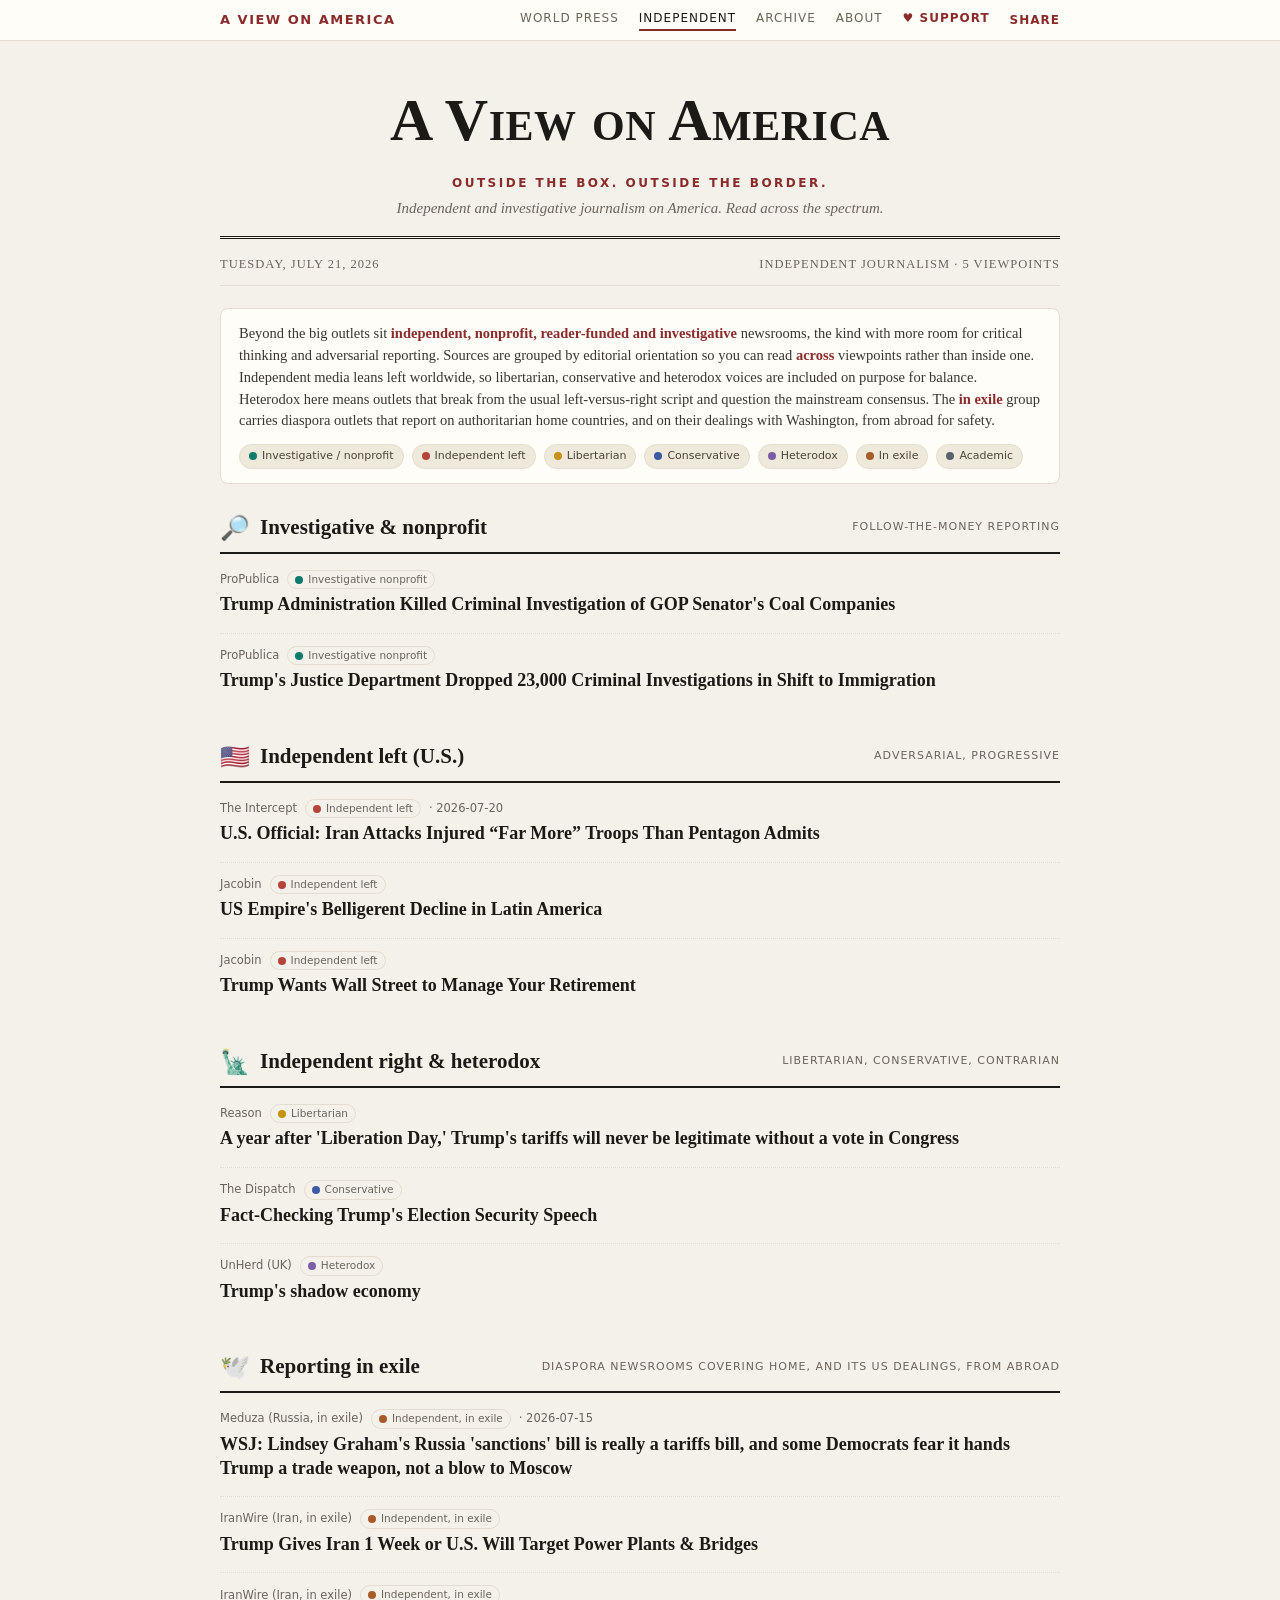
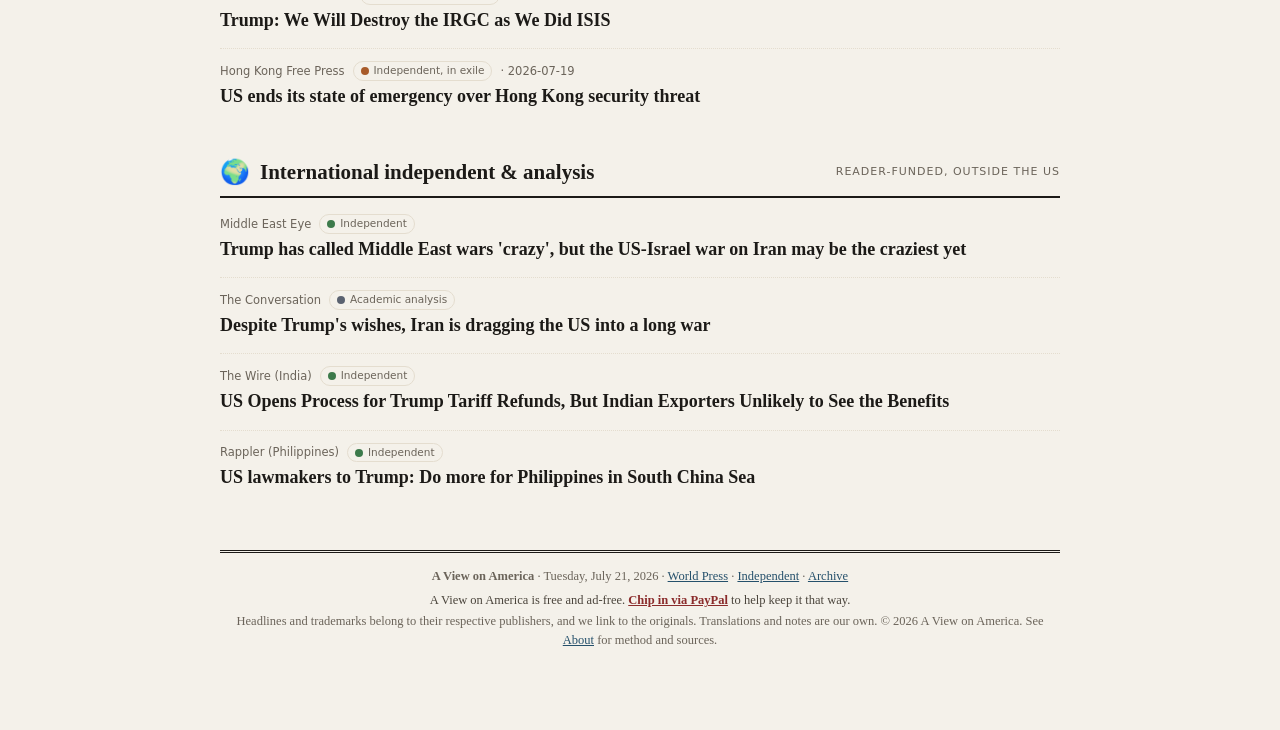
<file: independent.html>
<!DOCTYPE html>
<html lang="en">
<head>
<meta charset="UTF-8">
<meta name="viewport" content="width=device-width, initial-scale=1.0">
<title>A View on America · Independent journalism on America</title>
<meta name="description" content="Independent, nonprofit, reader-funded and investigative journalism on the United States, grouped by editorial orientation so you can read across viewpoints.">
<link rel="stylesheet" href="style.css">
</head>
<body>
<div class="topbar"><div class="inner">
  <a class="brand" href="./">A View on America</a>
  <nav>
    <a href="./">World Press</a>
    <a href="independent.html" class="active">Independent</a>
    <a href="archive.html">Archive</a>
    <a href="about.html">About</a>
    <a class="support" href="https://paypal.me/McCracken365" target="_blank" rel="noopener">♥ Support</a>
    <button class="sharebtn" type="button" onclick="shareSite()">Share</button>
  </nav>
</div></div>

<div class="wrap">
  <header class="masthead">
    <h1><a href="./">A View on America</a></h1>
    <div class="motto">Outside the box. Outside the border.</div>
    <div class="tag">Independent and investigative journalism on America. Read across the spectrum.</div>
  </header>
  <div class="dateline">
    <span>Tuesday, July 21, 2026</span>
    <span>Independent journalism · 5 viewpoints</span>
  </div>

  <div class="intro">
    Beyond the big outlets sit <b>independent, nonprofit, reader-funded and investigative</b> newsrooms, the kind with more room for critical thinking and adversarial reporting. Sources are grouped by editorial orientation so you can read <b>across</b> viewpoints rather than inside one. Independent media leans left worldwide, so libertarian, conservative and heterodox voices are included on purpose for balance. Heterodox here means outlets that break from the usual left-versus-right script and question the mainstream consensus. The <b>in exile</b> group carries diaspora outlets that report on authoritarian home countries, and on their dealings with Washington, from abroad for safety.
    <div class="legend">
      <span class="lchip"><span class="dot n-invest"></span>Investigative / nonprofit</span>
      <span class="lchip"><span class="dot n-left"></span>Independent left</span>
      <span class="lchip"><span class="dot n-libert"></span>Libertarian</span>
      <span class="lchip"><span class="dot n-cright"></span>Conservative</span>
      <span class="lchip"><span class="dot n-hetero"></span>Heterodox</span>
      <span class="lchip"><span class="dot n-exile"></span>In exile</span>
      <span class="lchip"><span class="dot n-analysis"></span>Academic</span>
    </div>
  </div>


  <section class="country">
    <h2><span class="flag">🔎</span> Investigative &amp; nonprofit <span class="region">Follow-the-money reporting</span></h2>
    <article class="item">
      <div class="src">ProPublica <span class="lean n-invest"><span class="dot"></span>Investigative nonprofit</span></div>
      <h3><a href="https://www.propublica.org/article/trump-jim-justice-doj-southern-coal-investigation-west-virginia" target="_blank" rel="noopener">Trump Administration Killed Criminal Investigation of GOP Senator&#x27;s Coal Companies</a></h3>
    </article>
    <article class="item">
      <div class="src">ProPublica <span class="lean n-invest"><span class="dot"></span>Investigative nonprofit</span></div>
      <h3><a href="https://www.propublica.org/article/trump-doj-immigration-bondi-declinations-criminal-investigations" target="_blank" rel="noopener">Trump&#x27;s Justice Department Dropped 23,000 Criminal Investigations in Shift to Immigration</a></h3>
    </article>
  </section>

  <section class="country">
    <h2><span class="flag">🇺🇸</span> Independent left (U.S.) <span class="region">Adversarial, progressive</span></h2>
    <article class="item">
      <div class="src">The Intercept <span class="lean n-left"><span class="dot"></span>Independent left</span> · 2026-07-20</div>
      <h3><a href="https://theintercept.com/2026/07/20/united-states-iran-war-casualties-cover-up-pentagon/" target="_blank" rel="noopener">U.S. Official: Iran Attacks Injured “Far More” Troops Than Pentagon Admits</a></h3>
    </article>
    <article class="item">
      <div class="src">Jacobin <span class="lean n-left"><span class="dot"></span>Independent left</span></div>
      <h3><a href="https://jacobin.com/2026/07/us-empire-decline-trump-latin-america" target="_blank" rel="noopener">US Empire&#x27;s Belligerent Decline in Latin America</a></h3>
    </article>
    <article class="item">
      <div class="src">Jacobin <span class="lean n-left"><span class="dot"></span>Independent left</span></div>
      <h3><a href="https://jacobin.com/2026/05/trump-retirement-privatization-social-security" target="_blank" rel="noopener">Trump Wants Wall Street to Manage Your Retirement</a></h3>
    </article>
  </section>

  <section class="country">
    <h2><span class="flag">🗽</span> Independent right &amp; heterodox <span class="region">Libertarian, conservative, contrarian</span></h2>
    <article class="item">
      <div class="src">Reason <span class="lean n-libert"><span class="dot"></span>Libertarian</span></div>
      <h3><a href="https://reason.com/2026/04/02/a-year-after-liberation-day-trumps-tariffs-will-never-be-legitimate-without-a-vote-in-congress/" target="_blank" rel="noopener">A year after &#x27;Liberation Day,&#x27; Trump&#x27;s tariffs will never be legitimate without a vote in Congress</a></h3>
    </article>
    <article class="item">
      <div class="src">The Dispatch <span class="lean n-cright"><span class="dot"></span>Conservative</span></div>
      <h3><a href="https://thedispatch.com/article/fact-check-trump-speech-election-security/" target="_blank" rel="noopener">Fact-Checking Trump&#x27;s Election Security Speech</a></h3>
    </article>
    <article class="item">
      <div class="src">UnHerd (UK) <span class="lean n-hetero"><span class="dot"></span>Heterodox</span></div>
      <h3><a href="https://unherd.com/2026/07/trumps-shadow-economy/?edition=us" target="_blank" rel="noopener">Trump&#x27;s shadow economy</a></h3>
    </article>
  </section>

  <section class="country">
    <h2><span class="flag">🕊️</span> Reporting in exile <span class="region">Diaspora newsrooms covering home, and its US dealings, from abroad</span></h2>
    <article class="item">
      <div class="src">Meduza (Russia, in exile) <span class="lean n-exile"><span class="dot"></span>Independent, in exile</span> · 2026-07-15</div>
      <h3><a href="https://meduza.io/en/news/2026/07/15/wsj-lindsey-graham-s-russia-sanctions-bill-is-really-a-tariffs-bill-and-some-democrats-fear-it-hands-trump-a-trade-weapon-not-a-blow-to-moscow" target="_blank" rel="noopener">WSJ: Lindsey Graham&#x27;s Russia &#x27;sanctions&#x27; bill is really a tariffs bill, and some Democrats fear it hands Trump a trade weapon, not a blow to Moscow</a></h3>
    </article>
    <article class="item">
      <div class="src">IranWire (Iran, in exile) <span class="lean n-exile"><span class="dot"></span>Independent, in exile</span></div>
      <h3><a href="https://iranwire.com/en/news/154991-trump-gives-iran-1-week-or-us-will-target-power-plants-bridges/" target="_blank" rel="noopener">Trump Gives Iran 1 Week or U.S. Will Target Power Plants &amp; Bridges</a></h3>
    </article>
    <article class="item">
      <div class="src">IranWire (Iran, in exile) <span class="lean n-exile"><span class="dot"></span>Independent, in exile</span></div>
      <h3><a href="https://iranwire.com/en/news/155042-trump-we-will-destroy-the-irgc-as-we-did-isis/" target="_blank" rel="noopener">Trump: We Will Destroy the IRGC as We Did ISIS</a></h3>
    </article>
    <article class="item">
      <div class="src">Hong Kong Free Press <span class="lean n-exile"><span class="dot"></span>Independent, in exile</span> · 2026-07-19</div>
      <h3><a href="https://hongkongfp.com/2026/07/19/us-ends-its-state-of-emergency-over-hong-kong-security-threat/" target="_blank" rel="noopener">US ends its state of emergency over Hong Kong security threat</a></h3>
    </article>
  </section>

  <section class="country">
    <h2><span class="flag">🌍</span> International independent &amp; analysis <span class="region">Reader-funded, outside the US</span></h2>
    <article class="item">
      <div class="src">Middle East Eye <span class="lean n-indie"><span class="dot"></span>Independent</span></div>
      <h3><a href="https://www.middleeasteye.net/opinion/trump-has-called-middle-east-wars-crazy-us-israel-iran-war-may-be-craziest-yet" target="_blank" rel="noopener">Trump has called Middle East wars &#x27;crazy&#x27;, but the US-Israel war on Iran may be the craziest yet</a></h3>
    </article>
    <article class="item">
      <div class="src">The Conversation <span class="lean n-analysis"><span class="dot"></span>Academic analysis</span></div>
      <h3><a href="https://theconversation.com/despite-trumps-wishes-iran-is-dragging-the-us-into-a-long-war-287163" target="_blank" rel="noopener">Despite Trump&#x27;s wishes, Iran is dragging the US into a long war</a></h3>
    </article>
    <article class="item">
      <div class="src">The Wire (India) <span class="lean n-indie"><span class="dot"></span>Independent</span></div>
      <h3><a href="https://m.thewire.in/article/trade/us-opens-process-for-trump-tariff-refunds-but-indian-exporters-unlikely-to-see-the-benefits" target="_blank" rel="noopener">US Opens Process for Trump Tariff Refunds, But Indian Exporters Unlikely to See the Benefits</a></h3>
    </article>
    <article class="item">
      <div class="src">Rappler (Philippines) <span class="lean n-indie"><span class="dot"></span>Independent</span></div>
      <h3><a href="https://www.rappler.com/philippines/united-states-democratic-lawmakers-trump-support-manila-south-china-sea/" target="_blank" rel="noopener">US lawmakers to Trump: Do more for Philippines in South China Sea</a></h3>
    </article>
  </section>

  <footer>
    <b>A View on America</b> · Tuesday, July 21, 2026 · <a href="./">World Press</a> · <a href="independent.html">Independent</a> · <a href="archive.html">Archive</a><br>
    <span class="support-line">A View on America is free and ad-free. <a href="https://paypal.me/McCracken365" target="_blank" rel="noopener">Chip in via PayPal</a> to help keep it that way.</span><br>
    Headlines and trademarks belong to their respective publishers, and we link to the originals. Translations and notes are our own. © 2026 A View on America. See <a href="about.html">About</a> for method and sources.
  </footer>
</div>
<script>
function shareSite(){
  var url = new URL('./', location.href).href;
  var data = {title:"A View on America", text:"What the world's press is saying about America", url:url};
  if(navigator.share){ navigator.share(data).catch(function(){}); }
  else if(navigator.clipboard){ navigator.clipboard.writeText(url).then(flash); }
  else { window.prompt("Copy this link:", url); }
}
function flash(){ var b=document.querySelector(".sharebtn"); if(!b) return; var t=b.textContent; b.textContent="Link copied!"; setTimeout(function(){ b.textContent=t; }, 1500); }
</script>
</body>
</html>
</file>
<file: style.css>
:root{
  --bg:#f4f1ea; --card:#fffdf8; --ink:#1c1a17; --muted:#6b645a;
  --line:#e4ddcf; --accent:#8a2b2b; --accent2:#25506b; --chip:#efe9dc;
}
*{box-sizing:border-box}
body{
  margin:0; background:var(--bg); color:var(--ink);
  font-family:Georgia,"Times New Roman",serif; line-height:1.5;
  -webkit-font-smoothing:antialiased;
}
a{color:inherit}
.wrap{max-width:880px; margin:0 auto; padding:0 20px 80px;}

/* Top nav */
.topbar{border-bottom:1px solid var(--line); background:var(--card);}
.topbar .inner{max-width:880px; margin:0 auto; padding:9px 20px; display:flex; align-items:center; gap:18px; font-family:system-ui,sans-serif; font-size:13px; letter-spacing:.5px;}
.topbar .brand{font-weight:700; text-transform:uppercase; letter-spacing:1.5px; color:var(--accent);}
.topbar nav{margin-left:auto; display:flex; gap:20px;}
.topbar nav a{text-decoration:none; color:var(--muted); text-transform:uppercase; font-size:12px; letter-spacing:1px;}
.topbar nav a:hover,.topbar nav a.active{color:var(--ink); border-bottom:2px solid var(--accent); padding-bottom:2px;}

/* Masthead */
header.masthead{text-align:center; border-bottom:3px double var(--ink); padding:34px 0 16px; margin-bottom:8px;}
.masthead h1{font-size:clamp(34px,7vw,60px); margin:0; letter-spacing:.5px; font-variant:small-caps; font-weight:700;}
.masthead .tag{color:var(--muted); font-style:italic; margin-top:6px; font-size:15px;}
.dateline{display:flex; justify-content:space-between; flex-wrap:wrap; gap:8px; font-size:12.5px; letter-spacing:1px; text-transform:uppercase; color:var(--muted); border-bottom:1px solid var(--line); padding:8px 0 12px; margin-bottom:22px;}

.intro{background:var(--card); border:1px solid var(--line); border-radius:8px; padding:14px 18px; font-size:14.5px; color:#3a352e; margin-bottom:26px;}
.intro b{color:var(--accent);}
.legend{display:flex; flex-wrap:wrap; gap:8px; margin-top:12px;}
.lchip{font-family:system-ui,sans-serif; font-size:11px; padding:3px 9px; border-radius:999px; background:var(--chip); color:#4a443b; border:1px solid var(--line);}
.lchip .dot,.lean .dot{display:inline-block;width:8px;height:8px;border-radius:50%;margin-right:5px;vertical-align:middle;}

.country{margin:0 0 30px;}
.country h2{display:flex; align-items:center; gap:10px; font-size:21px; margin:0 0 4px; border-bottom:2px solid var(--ink); padding-bottom:6px;}
.country h2 .flag{font-size:24px;}
.country h2 .region{margin-left:auto; font-family:system-ui,sans-serif; font-size:11px; letter-spacing:1px; text-transform:uppercase; color:var(--muted); font-weight:400;}
article.item{padding:12px 0; border-bottom:1px dotted var(--line);}
article.item:last-child{border-bottom:none;}
.item .src{font-family:system-ui,sans-serif; font-size:11.5px; color:var(--muted); display:flex; align-items:center; gap:8px; flex-wrap:wrap; margin-bottom:3px;}
.lean{font-family:system-ui,sans-serif; font-size:10.5px; padding:1px 7px; border-radius:999px; border:1px solid var(--line);}
.item h3{margin:2px 0 4px; font-size:18px; line-height:1.35; font-weight:600;}
.item h3 a{text-decoration:none; background-image:linear-gradient(var(--accent),var(--accent)); background-size:0 1.5px; background-repeat:no-repeat; background-position:0 100%; transition:background-size .2s;}
.item h3 a:hover{background-size:100% 1.5px; color:var(--accent);}
.item .orig{font-size:13px; color:var(--muted); font-style:italic;}
.item .note{font-family:system-ui,sans-serif; font-size:12.5px; color:#54637a; margin-top:5px;}

/* Archive list */
.arch-list{list-style:none; padding:0; margin:0;}
.arch-list li{border-bottom:1px solid var(--line); padding:14px 2px;}
.arch-list a{font-size:19px; text-decoration:none; font-weight:600;}
.arch-list a:hover{color:var(--accent);}
.arch-list .meta{font-family:system-ui,sans-serif; font-size:12.5px; color:var(--muted); margin-top:3px;}

/* About */
.prose{font-size:15.5px; color:#33302a;}
.prose h2{font-size:22px; border-bottom:2px solid var(--ink); padding-bottom:6px; margin-top:34px;}
.prose p{margin:12px 0;}
.pool{columns:2; column-gap:28px; font-family:system-ui,sans-serif; font-size:13.5px; color:#3a352e;}
.pool div{break-inside:avoid; margin-bottom:6px;}
@media(max-width:560px){.pool{columns:1;}}

footer{margin-top:44px; border-top:3px double var(--ink); padding-top:14px; font-size:12.5px; color:var(--muted); text-align:center;}
footer a{color:var(--accent2);}

/* leaning colors */
.n-neutral{--c:#3c7a4b} .n-state{--c:#8a2b2b} .n-progov{--c:#b5772a} .n-funded{--c:#25506b}
.dot{background:var(--c,#999)}

/* independent-page orientation tags */
.n-invest{--c:#0f7b6c} .n-left{--c:#b5443a} .n-libert{--c:#c69214}
.n-cright{--c:#3b5ba5} .n-hetero{--c:#7a5ea8} .n-indie{--c:#3c7a4b}
.n-exile{--c:#a85b2a} .n-analysis{--c:#5a6270}

.masthead .motto{font-family:system-ui,sans-serif; font-size:12px; letter-spacing:2.5px; text-transform:uppercase; color:var(--accent); font-weight:600; margin-top:9px;}
.masthead .motto + .tag{margin-top:5px;}

.topbar nav a.support{color:var(--accent); font-weight:600;}
.topbar nav a.support:hover{border-bottom:2px solid var(--accent); padding-bottom:2px;}
.support-line{display:inline-block; margin:6px 0 2px; color:#4a443b;}
.support-line a{color:var(--accent); font-weight:600;}

.supportbox{display:flex; flex-wrap:wrap; align-items:center; gap:12px 16px; justify-content:space-between; background:var(--card); border:1px solid var(--line); border-left:4px solid var(--accent); border-radius:8px; padding:13px 16px; margin:0 0 26px; font-family:system-ui,sans-serif; font-size:14px; color:#3a352e;}
.supportbox .btn{background:var(--accent); color:#fff; text-decoration:none; padding:8px 15px; border-radius:6px; font-weight:600; white-space:nowrap; font-size:13.5px;}
.supportbox .btn:hover{opacity:.9;}

.topbar a.brand{text-decoration:none;}
.masthead h1 a{color:inherit; text-decoration:none;}
.topbar nav .sharebtn{font-family:system-ui,sans-serif; font-size:12px; letter-spacing:1px; text-transform:uppercase; color:var(--accent); background:none; border:none; cursor:pointer; padding:0; font-weight:600;}
.topbar nav .sharebtn:hover{border-bottom:2px solid var(--accent); padding-bottom:2px;}
</file>
